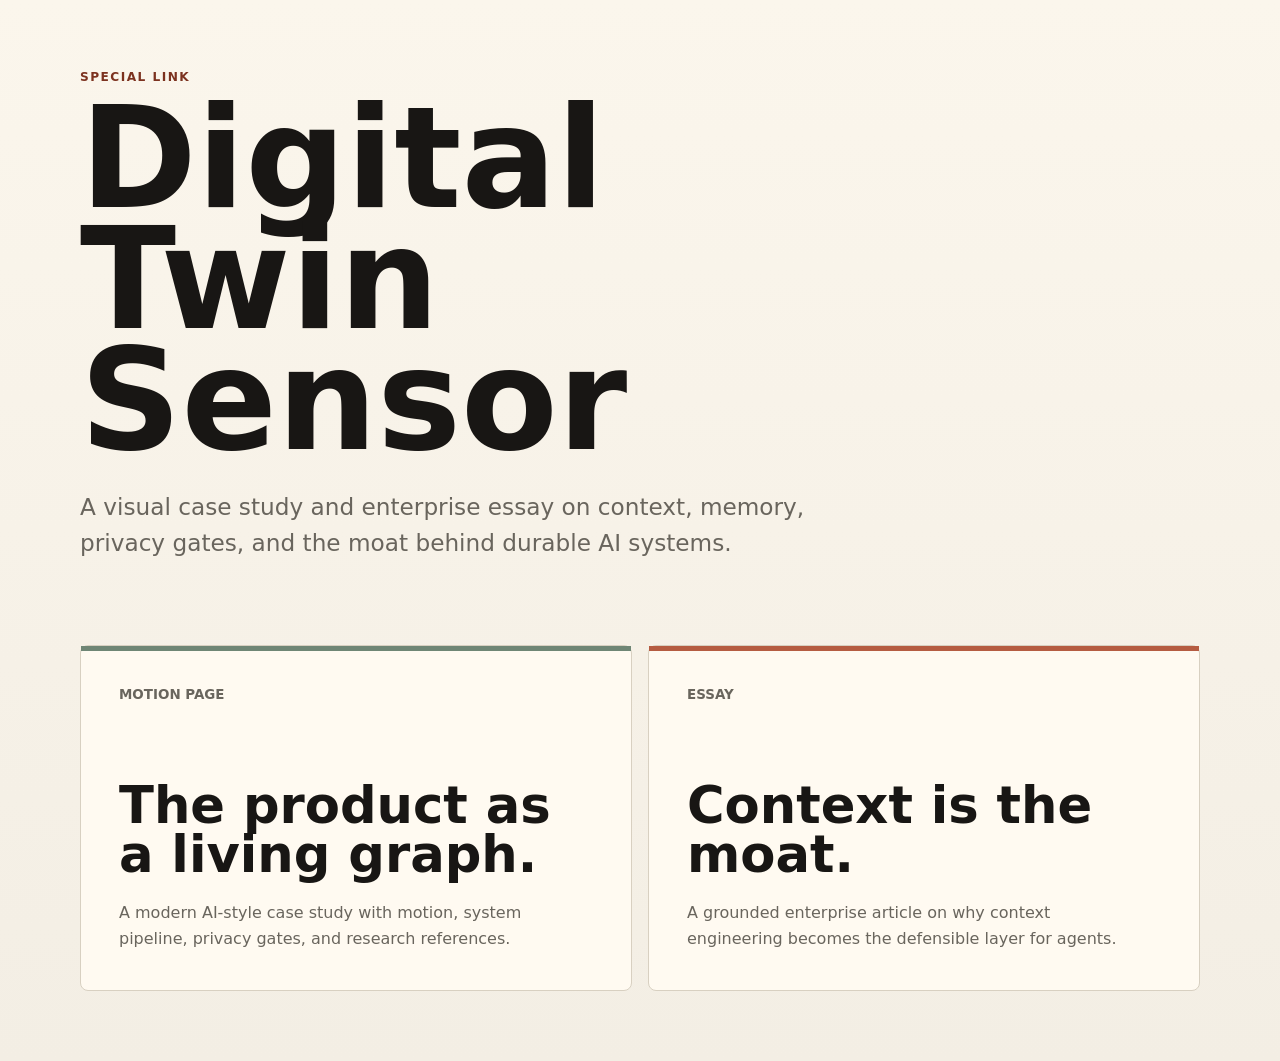
<file: showcase/index.html>
<!doctype html>
<html lang="en">
  <head>
    <meta charset="utf-8">
    <meta name="viewport" content="width=device-width, initial-scale=1">
    <meta name="description" content="Special showcase links for Digital Twin Sensor.">
    <title>Digital Twin Sensor | Showcase</title>
    <style>
      :root {
        --paper: #f3eee4;
        --cream: #fbf6ec;
        --surface: #fffaf1;
        --ink: #181614;
        --muted: #69655d;
        --line: #d8d0c1;
        --sage: #6f8675;
        --clay: #b55c41;
        --brass: #a37d3f;
        --radius: 8px;
      }
      * { box-sizing: border-box; }
      body {
        background: linear-gradient(180deg, var(--cream), var(--paper));
        color: var(--ink);
        font-family: Inter, ui-sans-serif, system-ui, -apple-system, BlinkMacSystemFont, "Segoe UI", sans-serif;
        letter-spacing: 0;
        margin: 0;
        min-height: 100svh;
        padding: clamp(28px, 6vw, 70px);
      }
      main {
        margin: 0 auto;
        max-width: 1120px;
      }
      .eyebrow {
        color: #7c321f;
        font-size: 0.76rem;
        font-weight: 850;
        letter-spacing: 0.12em;
        margin: 0 0 14px;
        text-transform: uppercase;
      }
      h1 {
        font-size: clamp(3.8rem, 11vw, 10rem);
        letter-spacing: 0;
        line-height: 0.86;
        margin: 0;
        max-width: 9ch;
      }
      .lede {
        color: var(--muted);
        font-size: clamp(1.12rem, 2vw, 1.45rem);
        line-height: 1.55;
        margin: 28px 0 0;
        max-width: 760px;
      }
      .grid {
        display: grid;
        gap: 16px;
        grid-template-columns: repeat(2, minmax(0, 1fr));
        margin-top: clamp(40px, 8vw, 84px);
      }
      a.card {
        background: var(--surface);
        border: 1px solid var(--line);
        border-radius: var(--radius);
        color: inherit;
        min-height: 320px;
        padding: clamp(24px, 4vw, 38px);
        position: relative;
        text-decoration: none;
      }
      .card::before {
        background: var(--sage);
        content: "";
        height: 5px;
        left: 0;
        position: absolute;
        right: 0;
        top: 0;
      }
      .card:nth-child(2)::before { background: var(--clay); }
      .card span {
        color: var(--muted);
        font-size: 0.84rem;
        font-weight: 820;
        text-transform: uppercase;
      }
      .card h2 {
        font-size: clamp(2rem, 4vw, 4rem);
        letter-spacing: 0;
        line-height: 0.95;
        margin: 78px 0 0;
      }
      .card p {
        color: var(--muted);
        font-size: 1rem;
        line-height: 1.6;
        margin: 22px 0 0;
        max-width: 440px;
      }
      @media (max-width: 760px) {
        .grid { grid-template-columns: 1fr; }
        a.card { min-height: 260px; }
      }
    </style>
  </head>
  <body>
    <main>
      <p class="eyebrow">Special link</p>
      <h1>Digital Twin Sensor</h1>
      <p class="lede">A visual case study and enterprise essay on context, memory, privacy gates, and the moat behind durable AI systems.</p>
      <section class="grid" aria-label="Showcase links">
        <a class="card" href="motion-page/">
          <span>Motion page</span>
          <h2>The product as a living graph.</h2>
          <p>A modern AI-style case study with motion, system pipeline, privacy gates, and research references.</p>
        </a>
        <a class="card" href="context-moat/">
          <span>Essay</span>
          <h2>Context is the moat.</h2>
          <p>A grounded enterprise article on why context engineering becomes the defensible layer for agents.</p>
        </a>
      </section>
    </main>
  </body>
</html>
</file>
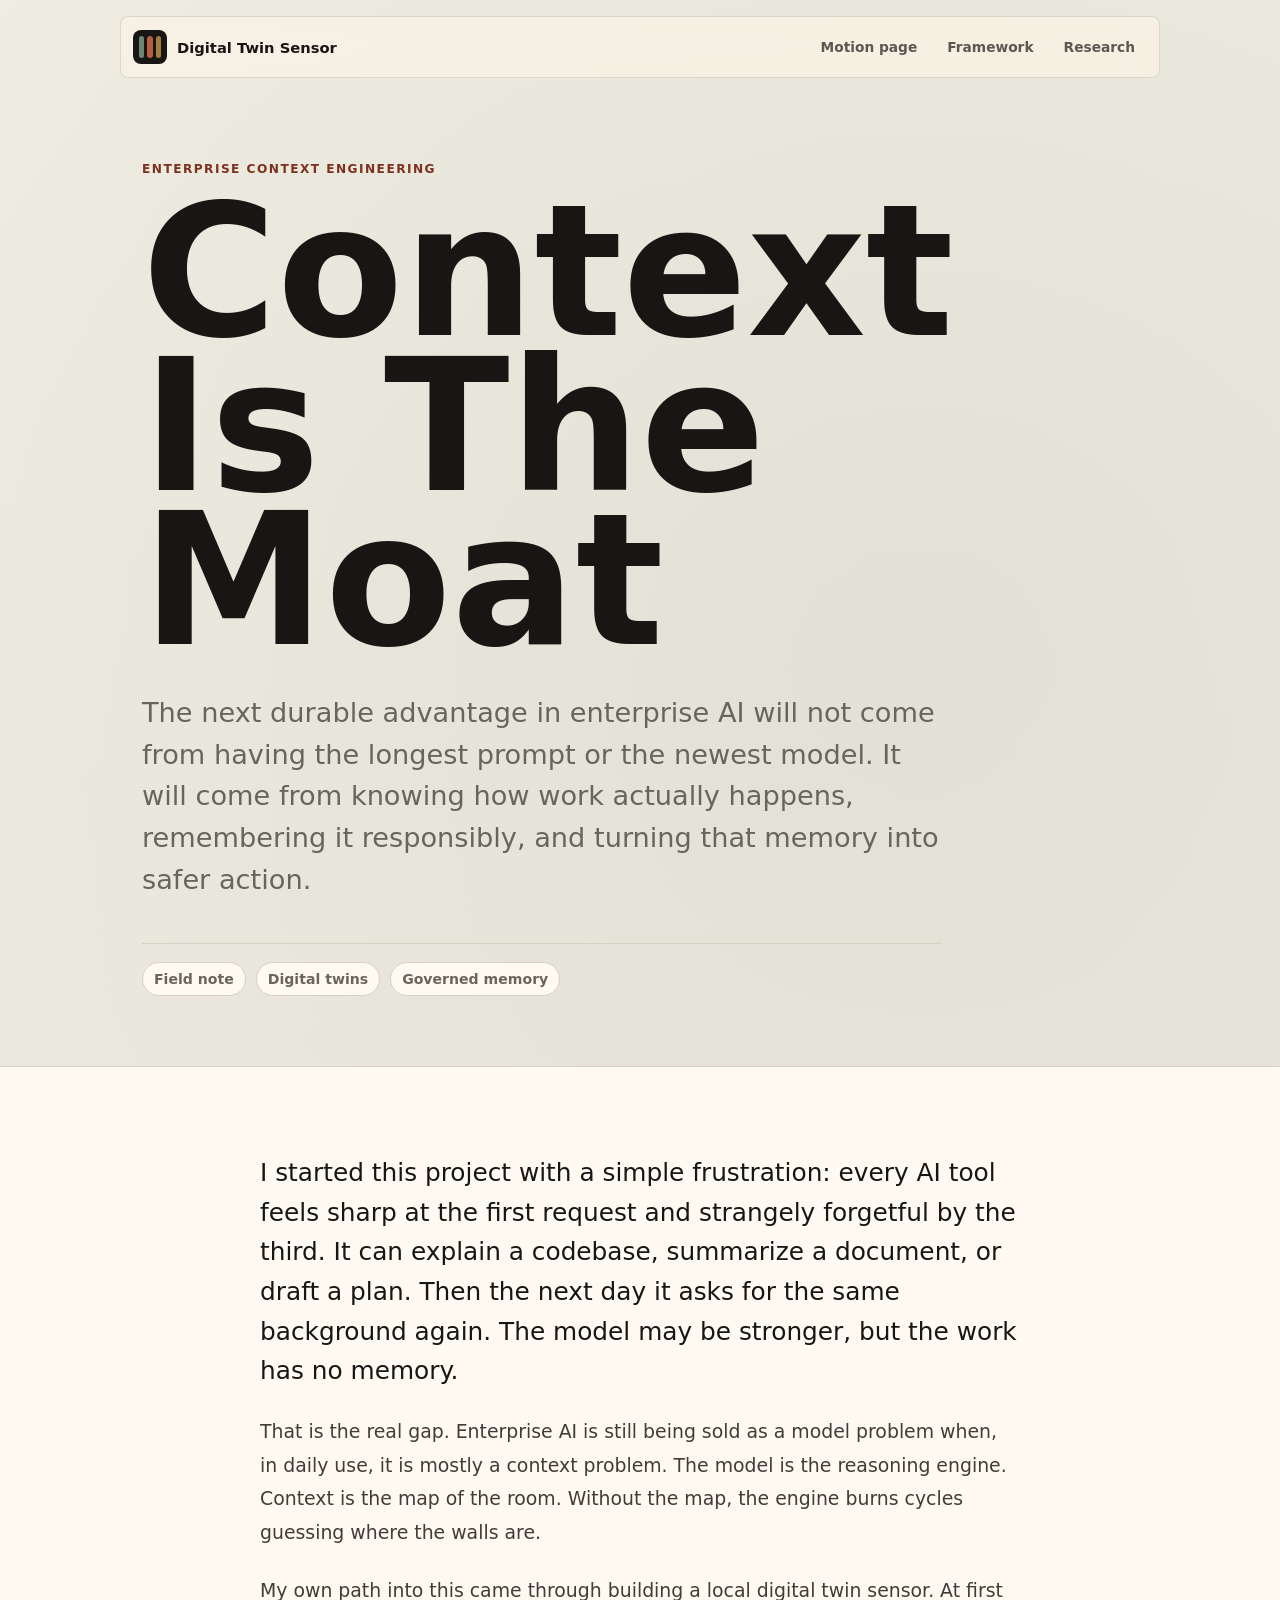
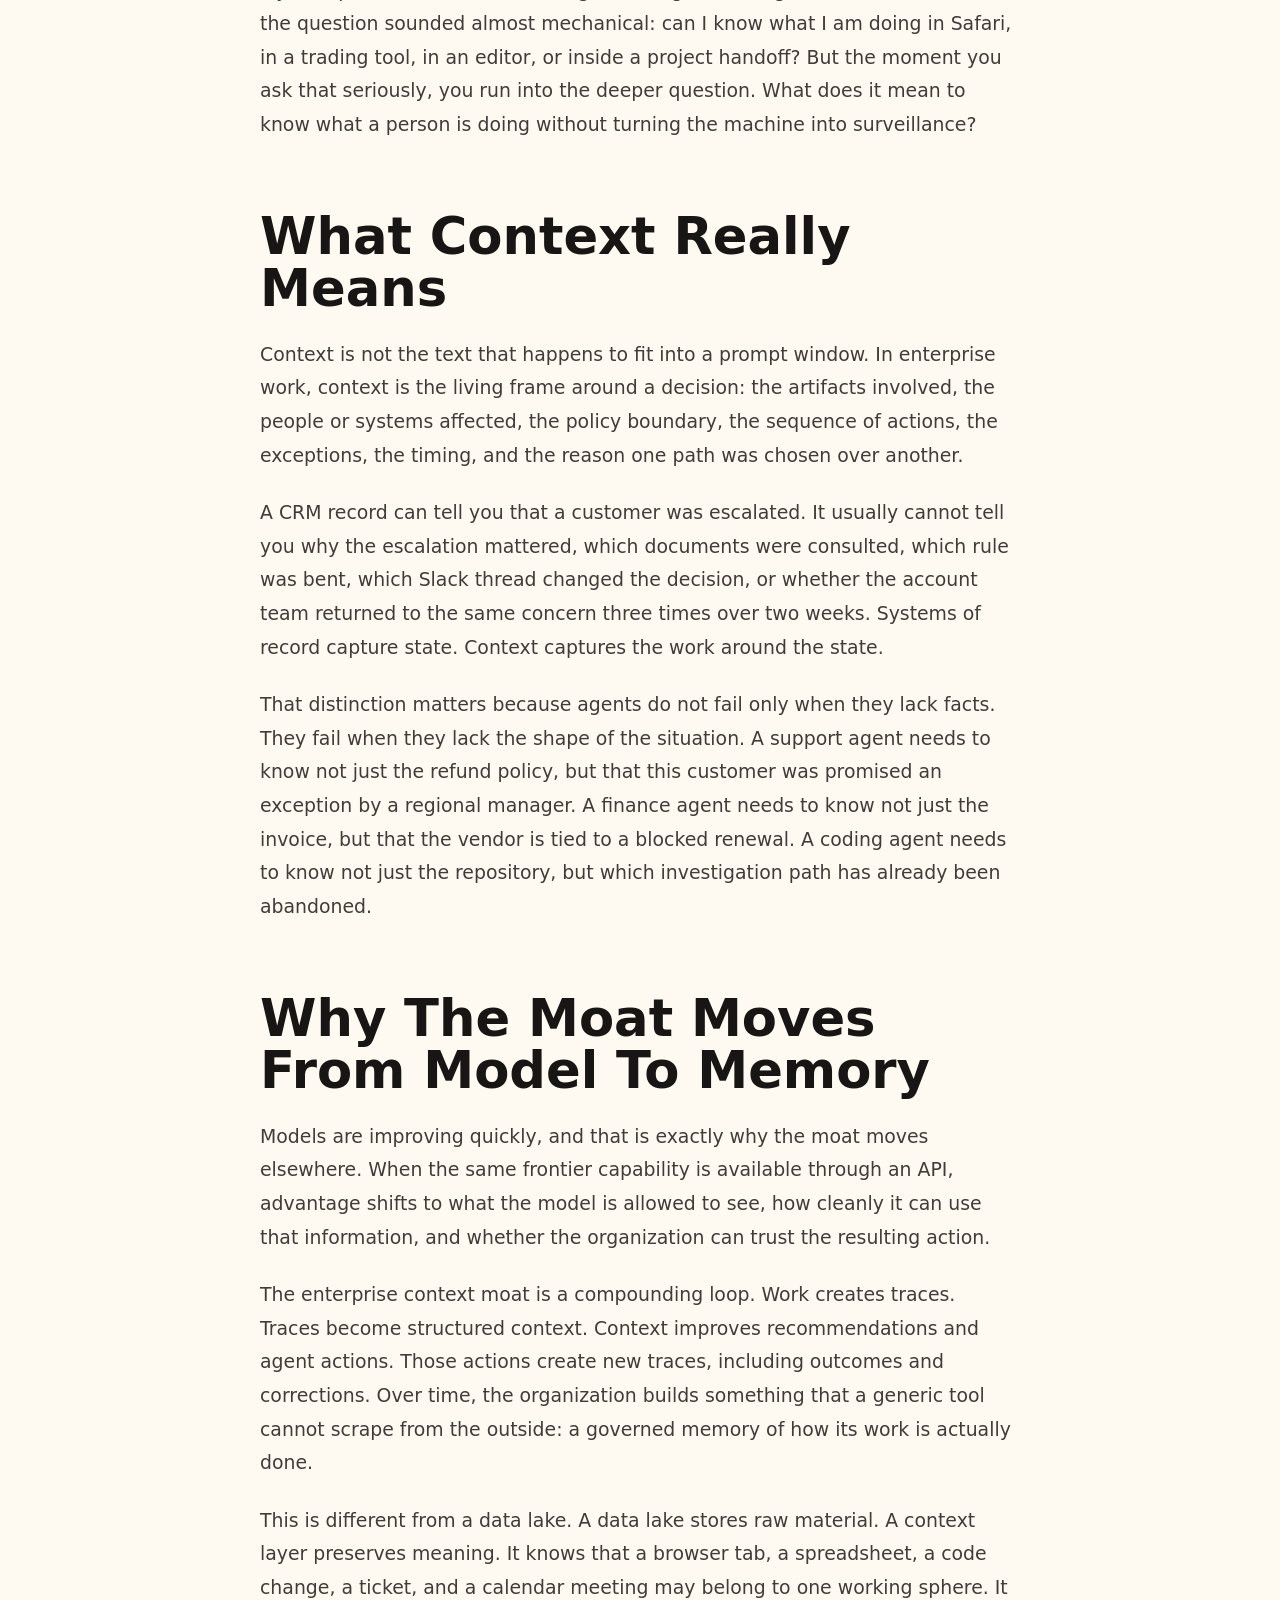
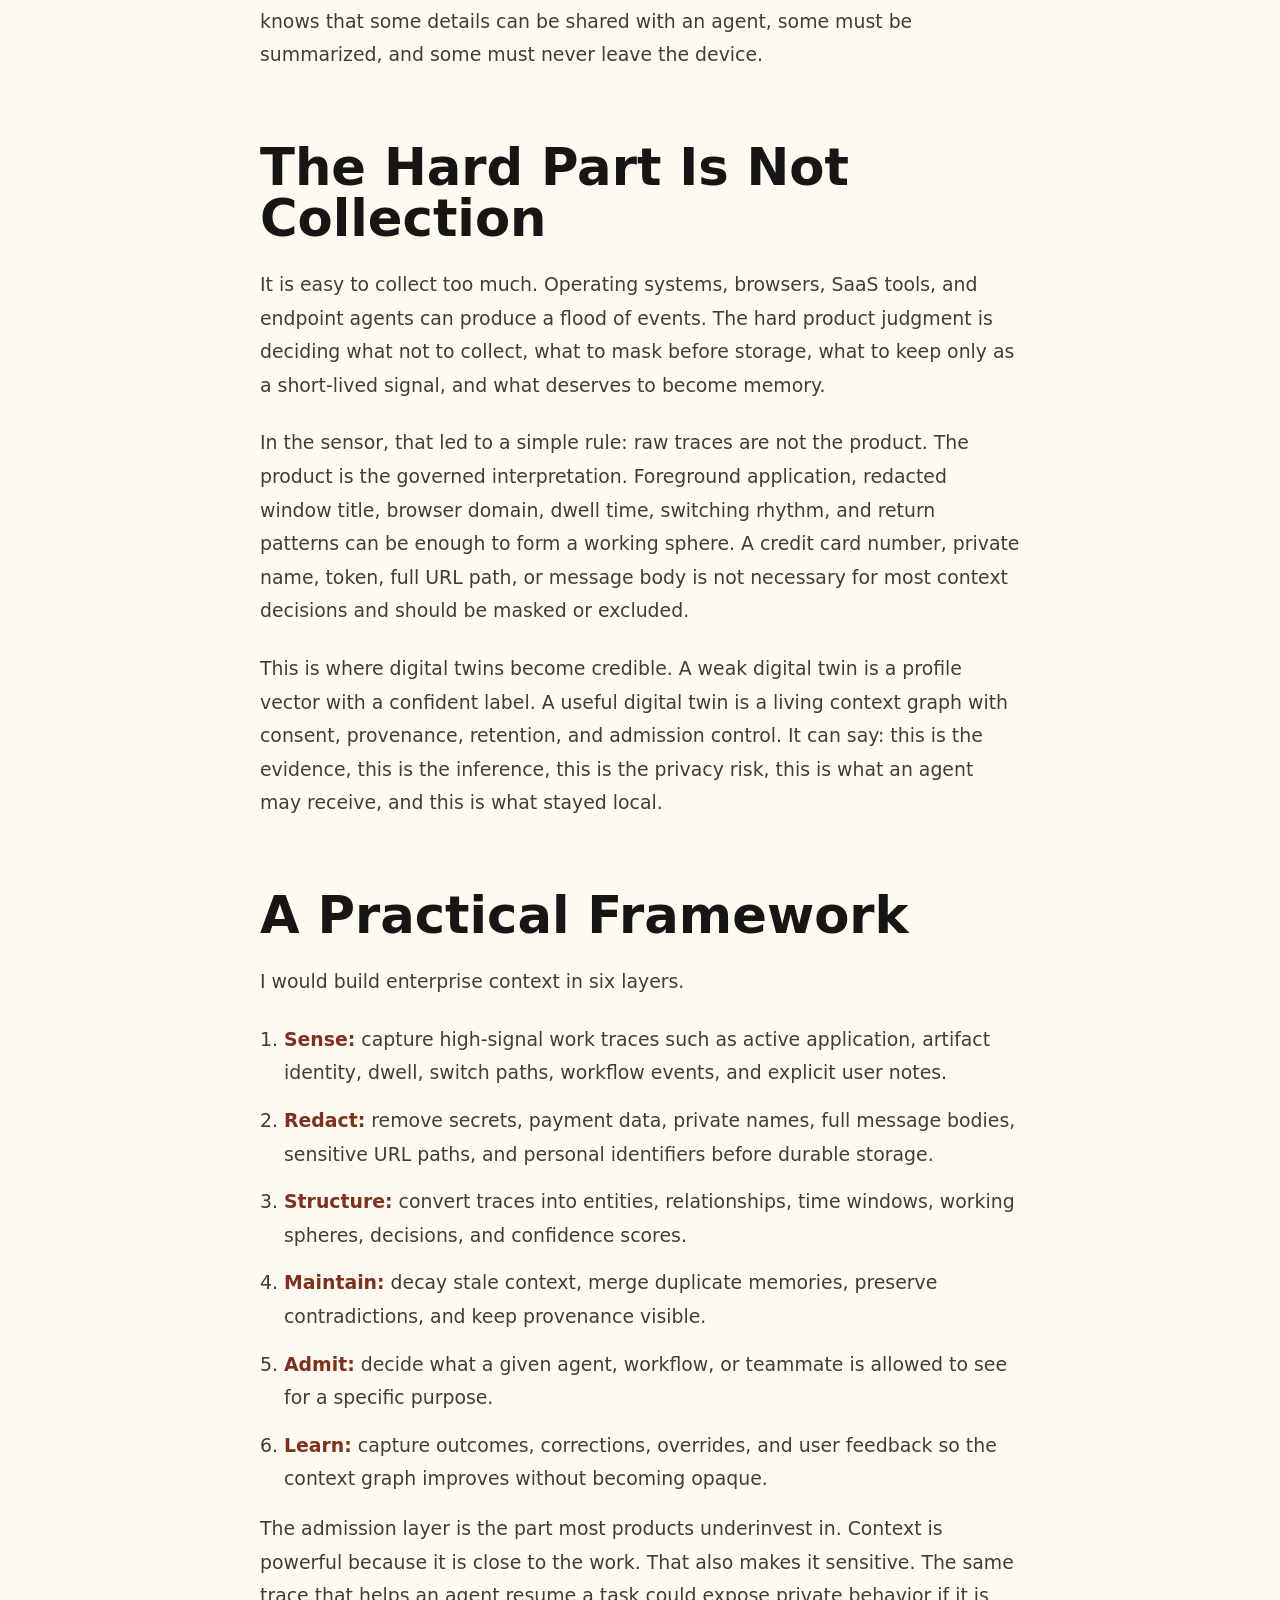
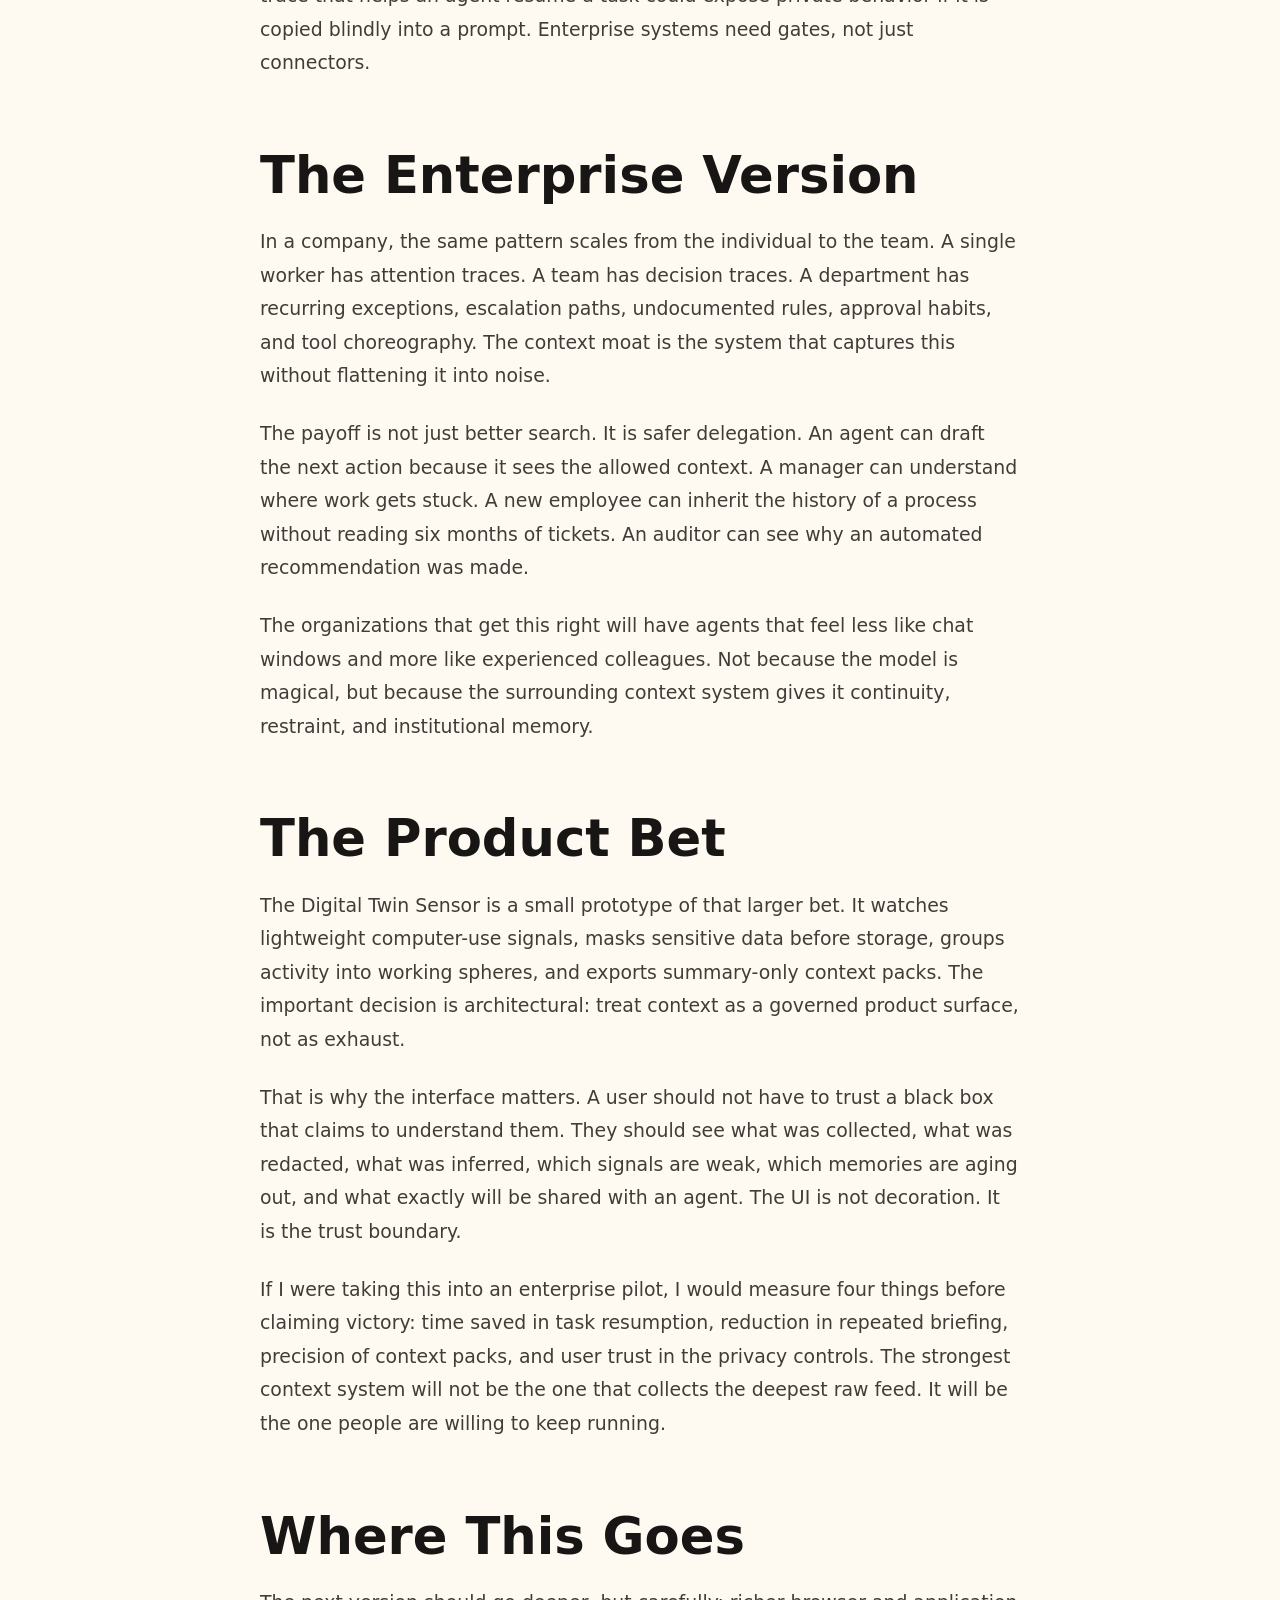
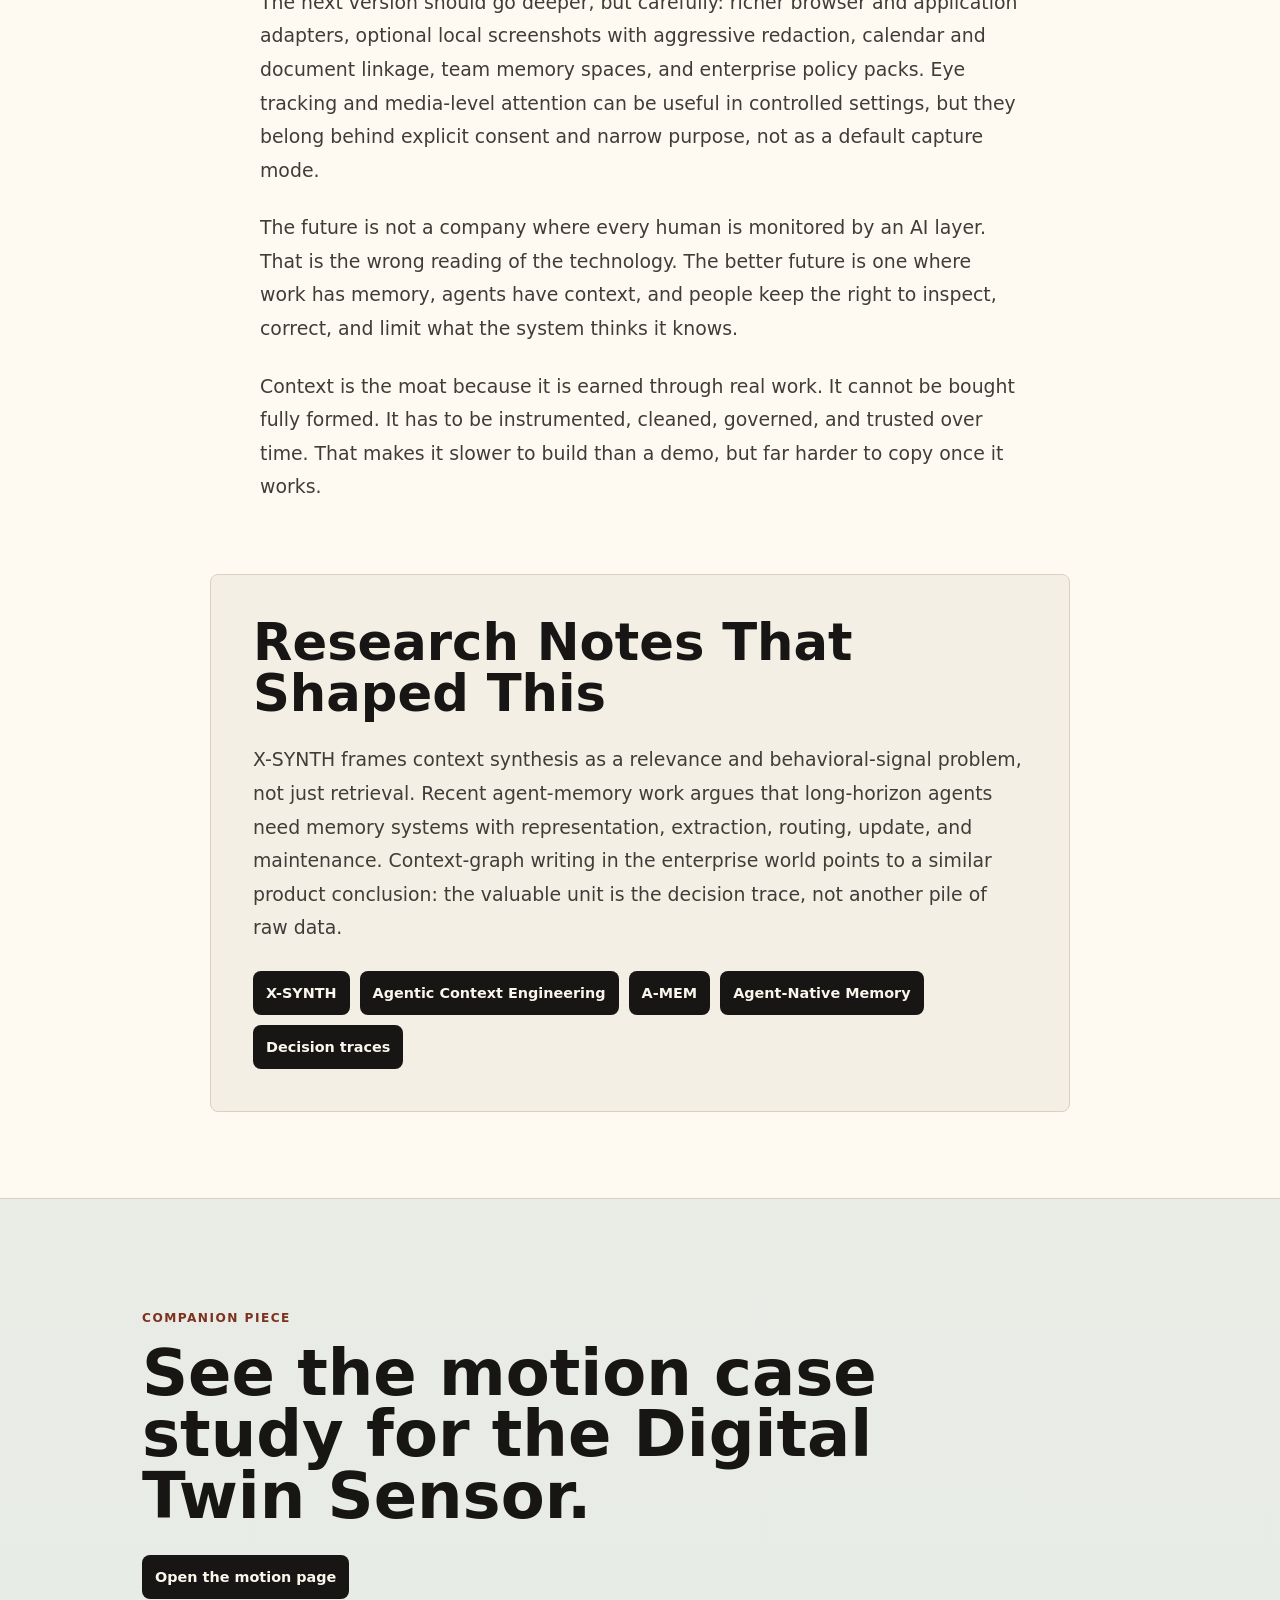
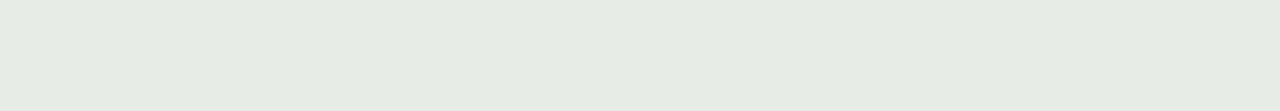
<file: showcase/context-moat/index.html>
<!doctype html>
<html lang="en">
  <head>
    <meta charset="utf-8">
    <meta name="viewport" content="width=device-width, initial-scale=1">
    <meta name="description" content="An enterprise essay on context engineering, digital twins, and why governed context becomes a durable AI moat.">
    <title>Context Is The Moat | Digital Twin Sensor</title>
    <link rel="stylesheet" href="styles.css">
  </head>
  <body>
    <a class="skip-link" href="#article">Skip to article</a>
    <header class="site-header">
      <a class="brand" href="../motion-page/">
        <span class="brand-mark" aria-hidden="true"><i></i><i></i><i></i></span>
        <span>Digital Twin Sensor</span>
      </a>
      <nav aria-label="Essay navigation">
        <a href="../motion-page/">Motion page</a>
        <a href="#framework">Framework</a>
        <a href="#notes">Research</a>
      </nav>
    </header>

    <main>
      <section class="essay-hero">
        <p class="eyebrow">Enterprise context engineering</p>
        <h1>Context Is The Moat</h1>
        <p class="dek">
          The next durable advantage in enterprise AI will not come from having the longest prompt
          or the newest model. It will come from knowing how work actually happens, remembering it
          responsibly, and turning that memory into safer action.
        </p>
        <div class="hero-meta" aria-label="Article metadata">
          <span>Field note</span>
          <span>Digital twins</span>
          <span>Governed memory</span>
        </div>
      </section>

      <article id="article" class="article">
        <p class="lead">
          I started this project with a simple frustration: every AI tool feels sharp at the first
          request and strangely forgetful by the third. It can explain a codebase, summarize a
          document, or draft a plan. Then the next day it asks for the same background again. The
          model may be stronger, but the work has no memory.
        </p>

        <p>
          That is the real gap. Enterprise AI is still being sold as a model problem when, in daily
          use, it is mostly a context problem. The model is the reasoning engine. Context is the
          map of the room. Without the map, the engine burns cycles guessing where the walls are.
        </p>

        <p>
          My own path into this came through building a local digital twin sensor. At first the
          question sounded almost mechanical: can I know what I am doing in Safari, in a trading
          tool, in an editor, or inside a project handoff? But the moment you ask that seriously,
          you run into the deeper question. What does it mean to know what a person is doing without
          turning the machine into surveillance?
        </p>

        <h2>What Context Really Means</h2>
        <p>
          Context is not the text that happens to fit into a prompt window. In enterprise work,
          context is the living frame around a decision: the artifacts involved, the people or
          systems affected, the policy boundary, the sequence of actions, the exceptions, the timing,
          and the reason one path was chosen over another.
        </p>

        <p>
          A CRM record can tell you that a customer was escalated. It usually cannot tell you why
          the escalation mattered, which documents were consulted, which rule was bent, which Slack
          thread changed the decision, or whether the account team returned to the same concern three
          times over two weeks. Systems of record capture state. Context captures the work around
          the state.
        </p>

        <p>
          That distinction matters because agents do not fail only when they lack facts. They fail
          when they lack the shape of the situation. A support agent needs to know not just the refund
          policy, but that this customer was promised an exception by a regional manager. A finance
          agent needs to know not just the invoice, but that the vendor is tied to a blocked renewal.
          A coding agent needs to know not just the repository, but which investigation path has
          already been abandoned.
        </p>

        <h2>Why The Moat Moves From Model To Memory</h2>
        <p>
          Models are improving quickly, and that is exactly why the moat moves elsewhere. When the
          same frontier capability is available through an API, advantage shifts to what the model
          is allowed to see, how cleanly it can use that information, and whether the organization
          can trust the resulting action.
        </p>

        <p>
          The enterprise context moat is a compounding loop. Work creates traces. Traces become
          structured context. Context improves recommendations and agent actions. Those actions
          create new traces, including outcomes and corrections. Over time, the organization builds
          something that a generic tool cannot scrape from the outside: a governed memory of how
          its work is actually done.
        </p>

        <p>
          This is different from a data lake. A data lake stores raw material. A context layer
          preserves meaning. It knows that a browser tab, a spreadsheet, a code change, a ticket,
          and a calendar meeting may belong to one working sphere. It knows that some details can
          be shared with an agent, some must be summarized, and some must never leave the device.
        </p>

        <h2>The Hard Part Is Not Collection</h2>
        <p>
          It is easy to collect too much. Operating systems, browsers, SaaS tools, and endpoint
          agents can produce a flood of events. The hard product judgment is deciding what not to
          collect, what to mask before storage, what to keep only as a short-lived signal, and what
          deserves to become memory.
        </p>

        <p>
          In the sensor, that led to a simple rule: raw traces are not the product. The product is
          the governed interpretation. Foreground application, redacted window title, browser domain,
          dwell time, switching rhythm, and return patterns can be enough to form a working sphere.
          A credit card number, private name, token, full URL path, or message body is not necessary
          for most context decisions and should be masked or excluded.
        </p>

        <p>
          This is where digital twins become credible. A weak digital twin is a profile vector with
          a confident label. A useful digital twin is a living context graph with consent, provenance,
          retention, and admission control. It can say: this is the evidence, this is the inference,
          this is the privacy risk, this is what an agent may receive, and this is what stayed local.
        </p>

        <h2 id="framework">A Practical Framework</h2>
        <p>
          I would build enterprise context in six layers.
        </p>

        <ol>
          <li><strong>Sense:</strong> capture high-signal work traces such as active application, artifact identity, dwell, switch paths, workflow events, and explicit user notes.</li>
          <li><strong>Redact:</strong> remove secrets, payment data, private names, full message bodies, sensitive URL paths, and personal identifiers before durable storage.</li>
          <li><strong>Structure:</strong> convert traces into entities, relationships, time windows, working spheres, decisions, and confidence scores.</li>
          <li><strong>Maintain:</strong> decay stale context, merge duplicate memories, preserve contradictions, and keep provenance visible.</li>
          <li><strong>Admit:</strong> decide what a given agent, workflow, or teammate is allowed to see for a specific purpose.</li>
          <li><strong>Learn:</strong> capture outcomes, corrections, overrides, and user feedback so the context graph improves without becoming opaque.</li>
        </ol>

        <p>
          The admission layer is the part most products underinvest in. Context is powerful because
          it is close to the work. That also makes it sensitive. The same trace that helps an agent
          resume a task could expose private behavior if it is copied blindly into a prompt. Enterprise
          systems need gates, not just connectors.
        </p>

        <h2>The Enterprise Version</h2>
        <p>
          In a company, the same pattern scales from the individual to the team. A single worker has
          attention traces. A team has decision traces. A department has recurring exceptions,
          escalation paths, undocumented rules, approval habits, and tool choreography. The context
          moat is the system that captures this without flattening it into noise.
        </p>

        <p>
          The payoff is not just better search. It is safer delegation. An agent can draft the next
          action because it sees the allowed context. A manager can understand where work gets stuck.
          A new employee can inherit the history of a process without reading six months of tickets.
          An auditor can see why an automated recommendation was made.
        </p>

        <p>
          The organizations that get this right will have agents that feel less like chat windows
          and more like experienced colleagues. Not because the model is magical, but because the
          surrounding context system gives it continuity, restraint, and institutional memory.
        </p>

        <h2>The Product Bet</h2>
        <p>
          The Digital Twin Sensor is a small prototype of that larger bet. It watches lightweight
          computer-use signals, masks sensitive data before storage, groups activity into working
          spheres, and exports summary-only context packs. The important decision is architectural:
          treat context as a governed product surface, not as exhaust.
        </p>

        <p>
          That is why the interface matters. A user should not have to trust a black box that claims
          to understand them. They should see what was collected, what was redacted, what was inferred,
          which signals are weak, which memories are aging out, and what exactly will be shared with
          an agent. The UI is not decoration. It is the trust boundary.
        </p>

        <p>
          If I were taking this into an enterprise pilot, I would measure four things before claiming
          victory: time saved in task resumption, reduction in repeated briefing, precision of context
          packs, and user trust in the privacy controls. The strongest context system will not be the
          one that collects the deepest raw feed. It will be the one people are willing to keep running.
        </p>

        <h2>Where This Goes</h2>
        <p>
          The next version should go deeper, but carefully: richer browser and application adapters,
          optional local screenshots with aggressive redaction, calendar and document linkage, team
          memory spaces, and enterprise policy packs. Eye tracking and media-level attention can be
          useful in controlled settings, but they belong behind explicit consent and narrow purpose,
          not as a default capture mode.
        </p>

        <p>
          The future is not a company where every human is monitored by an AI layer. That is the
          wrong reading of the technology. The better future is one where work has memory, agents
          have context, and people keep the right to inspect, correct, and limit what the system
          thinks it knows.
        </p>

        <p>
          Context is the moat because it is earned through real work. It cannot be bought fully formed.
          It has to be instrumented, cleaned, governed, and trusted over time. That makes it slower
          to build than a demo, but far harder to copy once it works.
        </p>

        <section id="notes" class="notes" aria-label="Research notes">
          <h2>Research Notes That Shaped This</h2>
          <p>
            X-SYNTH frames context synthesis as a relevance and behavioral-signal problem, not just
            retrieval. Recent agent-memory work argues that long-horizon agents need memory systems
            with representation, extraction, routing, update, and maintenance. Context-graph writing
            in the enterprise world points to a similar product conclusion: the valuable unit is the
            decision trace, not another pile of raw data.
          </p>
          <div class="paper-links">
            <a href="https://arxiv.org/abs/2605.15505" target="_blank" rel="noreferrer">X-SYNTH</a>
            <a href="https://arxiv.org/abs/2510.04618" target="_blank" rel="noreferrer">Agentic Context Engineering</a>
            <a href="https://arxiv.org/abs/2502.12110" target="_blank" rel="noreferrer">A-MEM</a>
            <a href="https://arxiv.org/html/2606.24775v1" target="_blank" rel="noreferrer">Agent-Native Memory</a>
            <a href="https://arize.com/blog/using-context-graphs-build-a-data-moat-like-googles-using-your-enterprise-data/" target="_blank" rel="noreferrer">Decision traces</a>
          </div>
        </section>
      </article>

      <section class="case-link" aria-label="Motion page link">
        <p class="eyebrow">Companion piece</p>
        <h2>See the motion case study for the Digital Twin Sensor.</h2>
        <a class="button" href="../motion-page/">Open the motion page</a>
      </section>
    </main>
  </body>
</html>
</file>
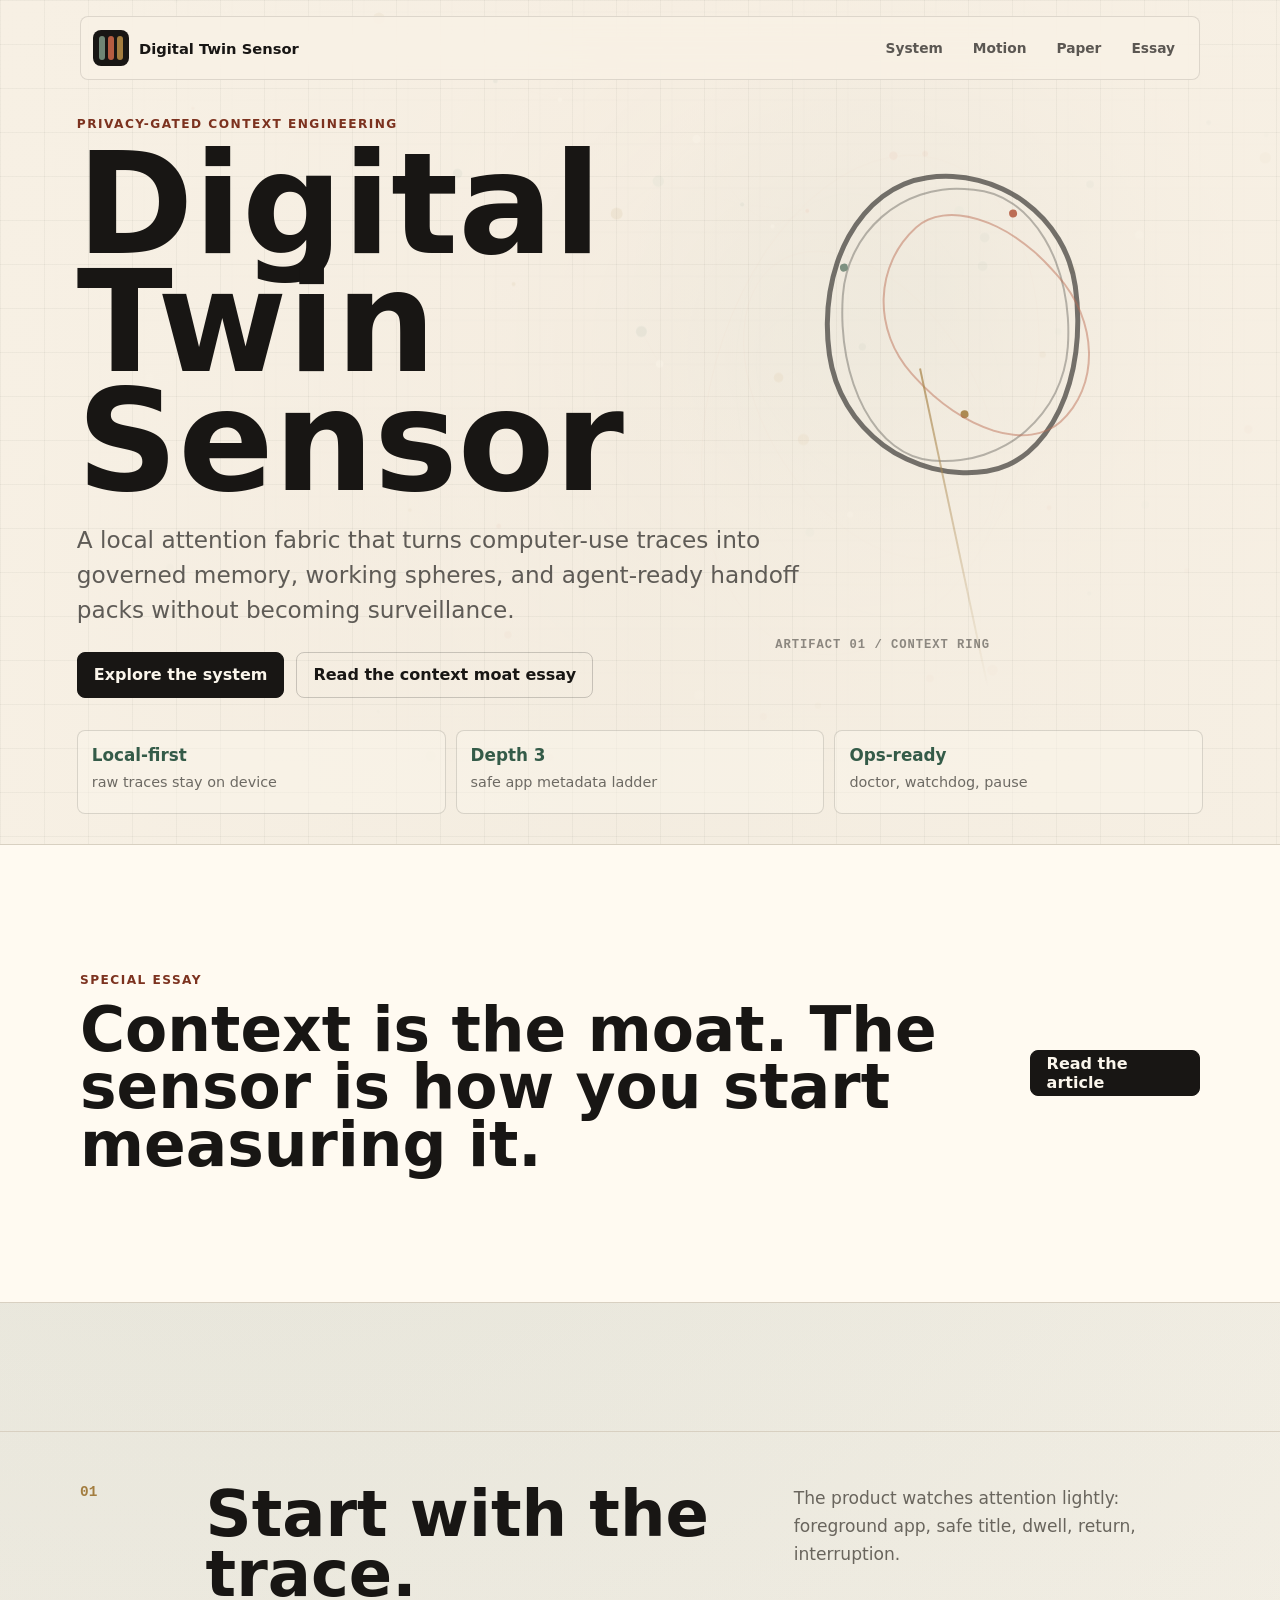
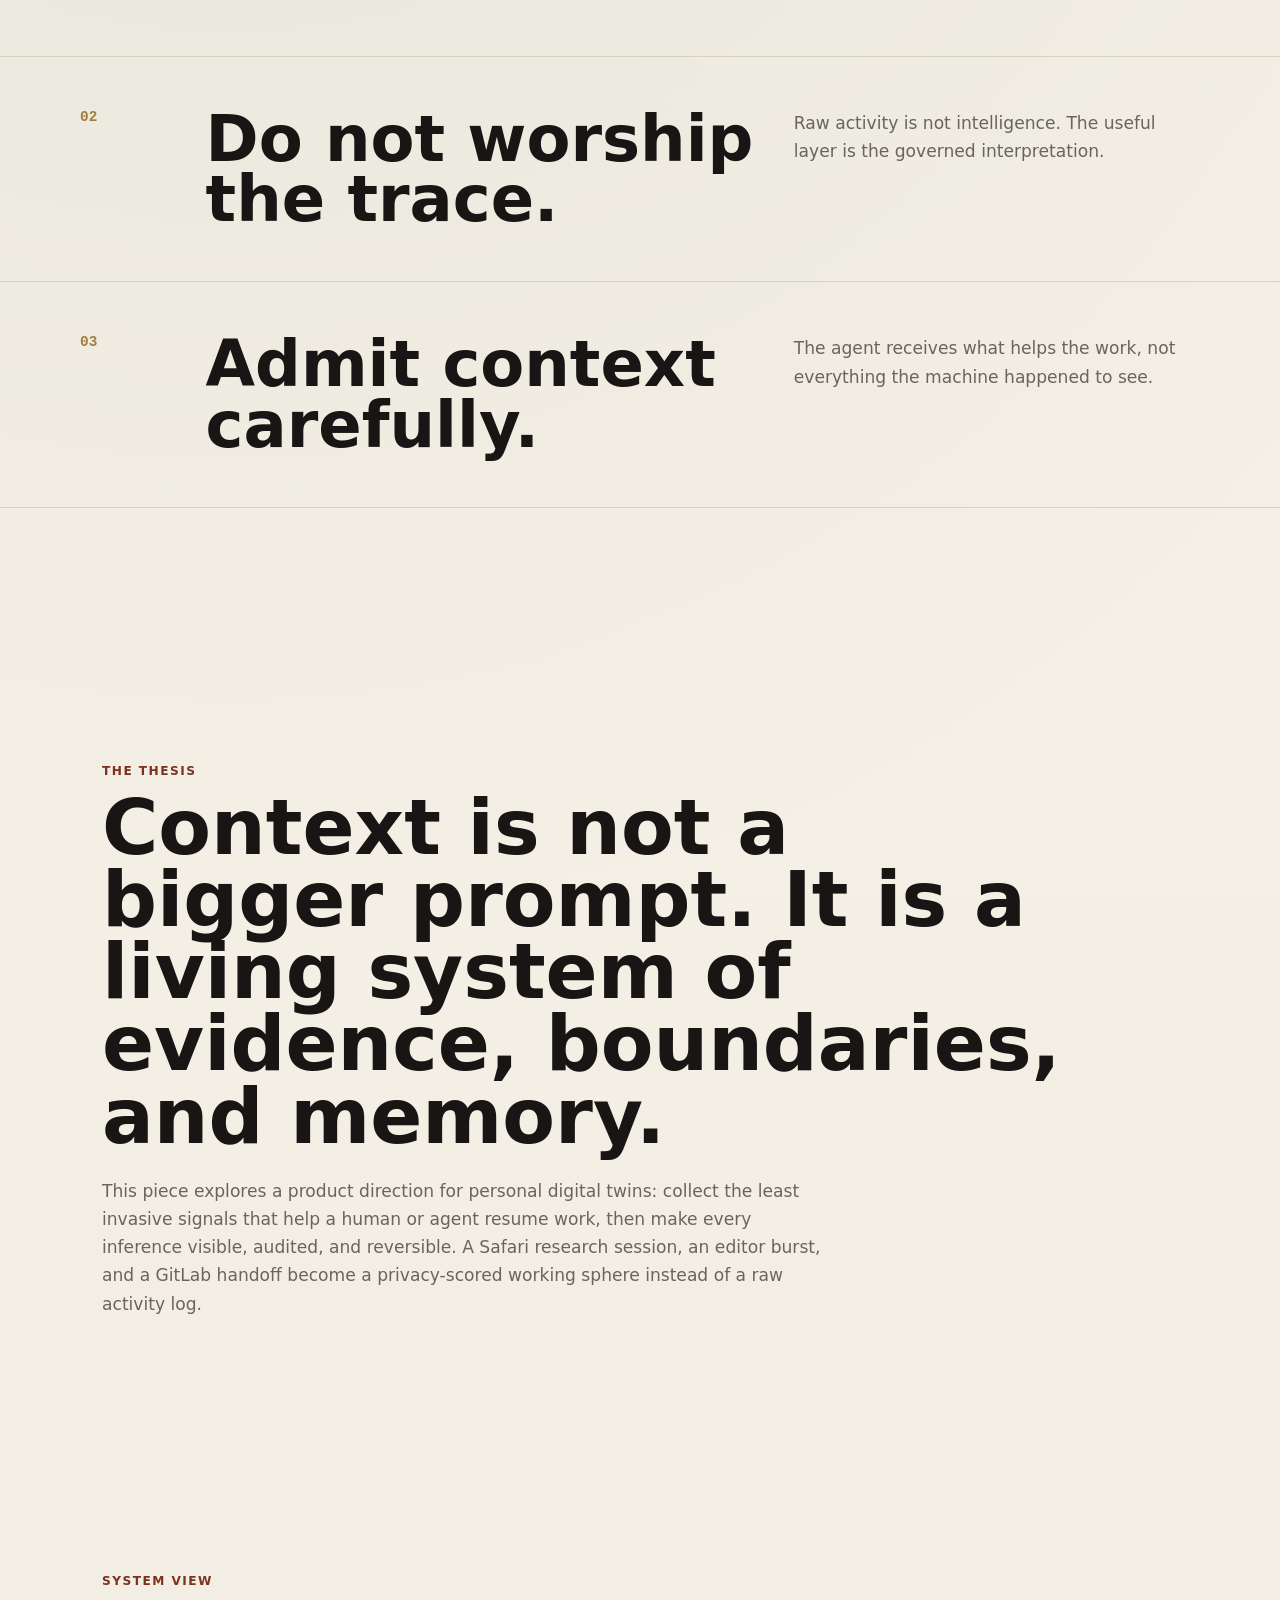
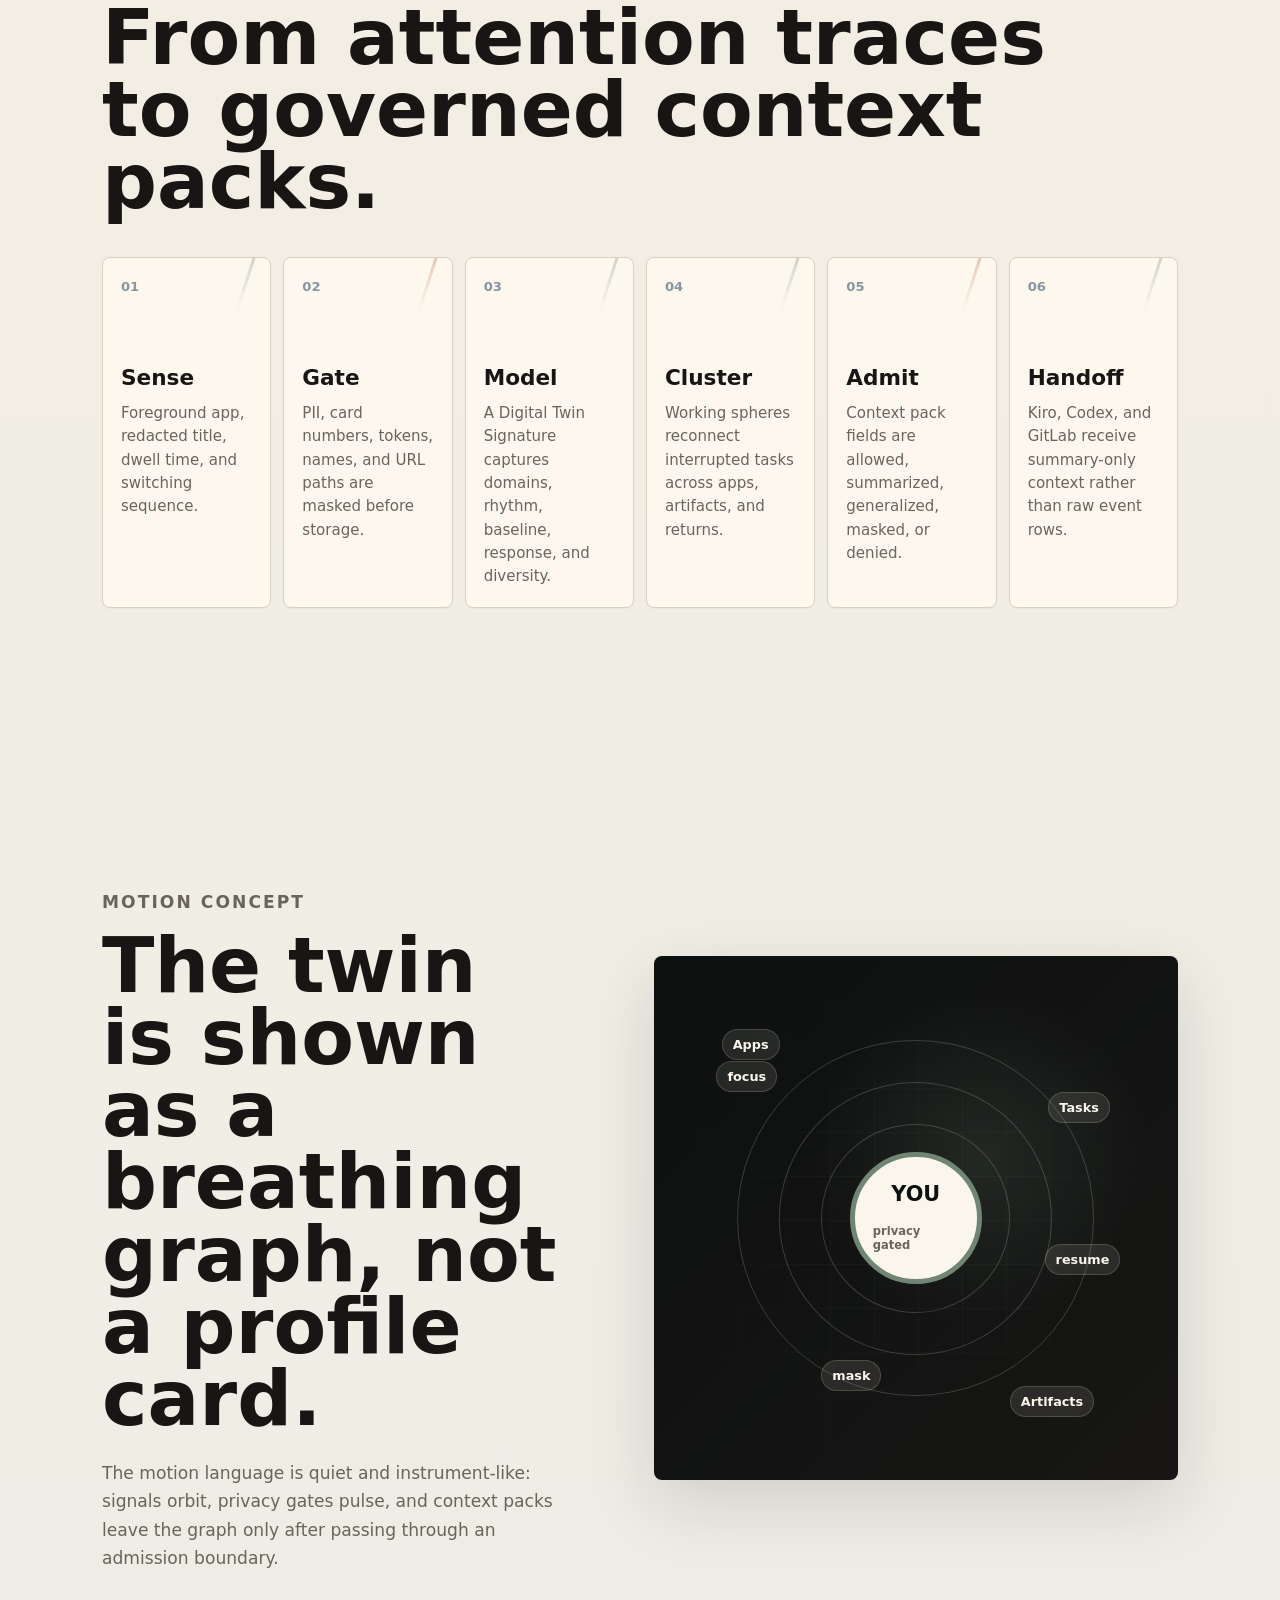
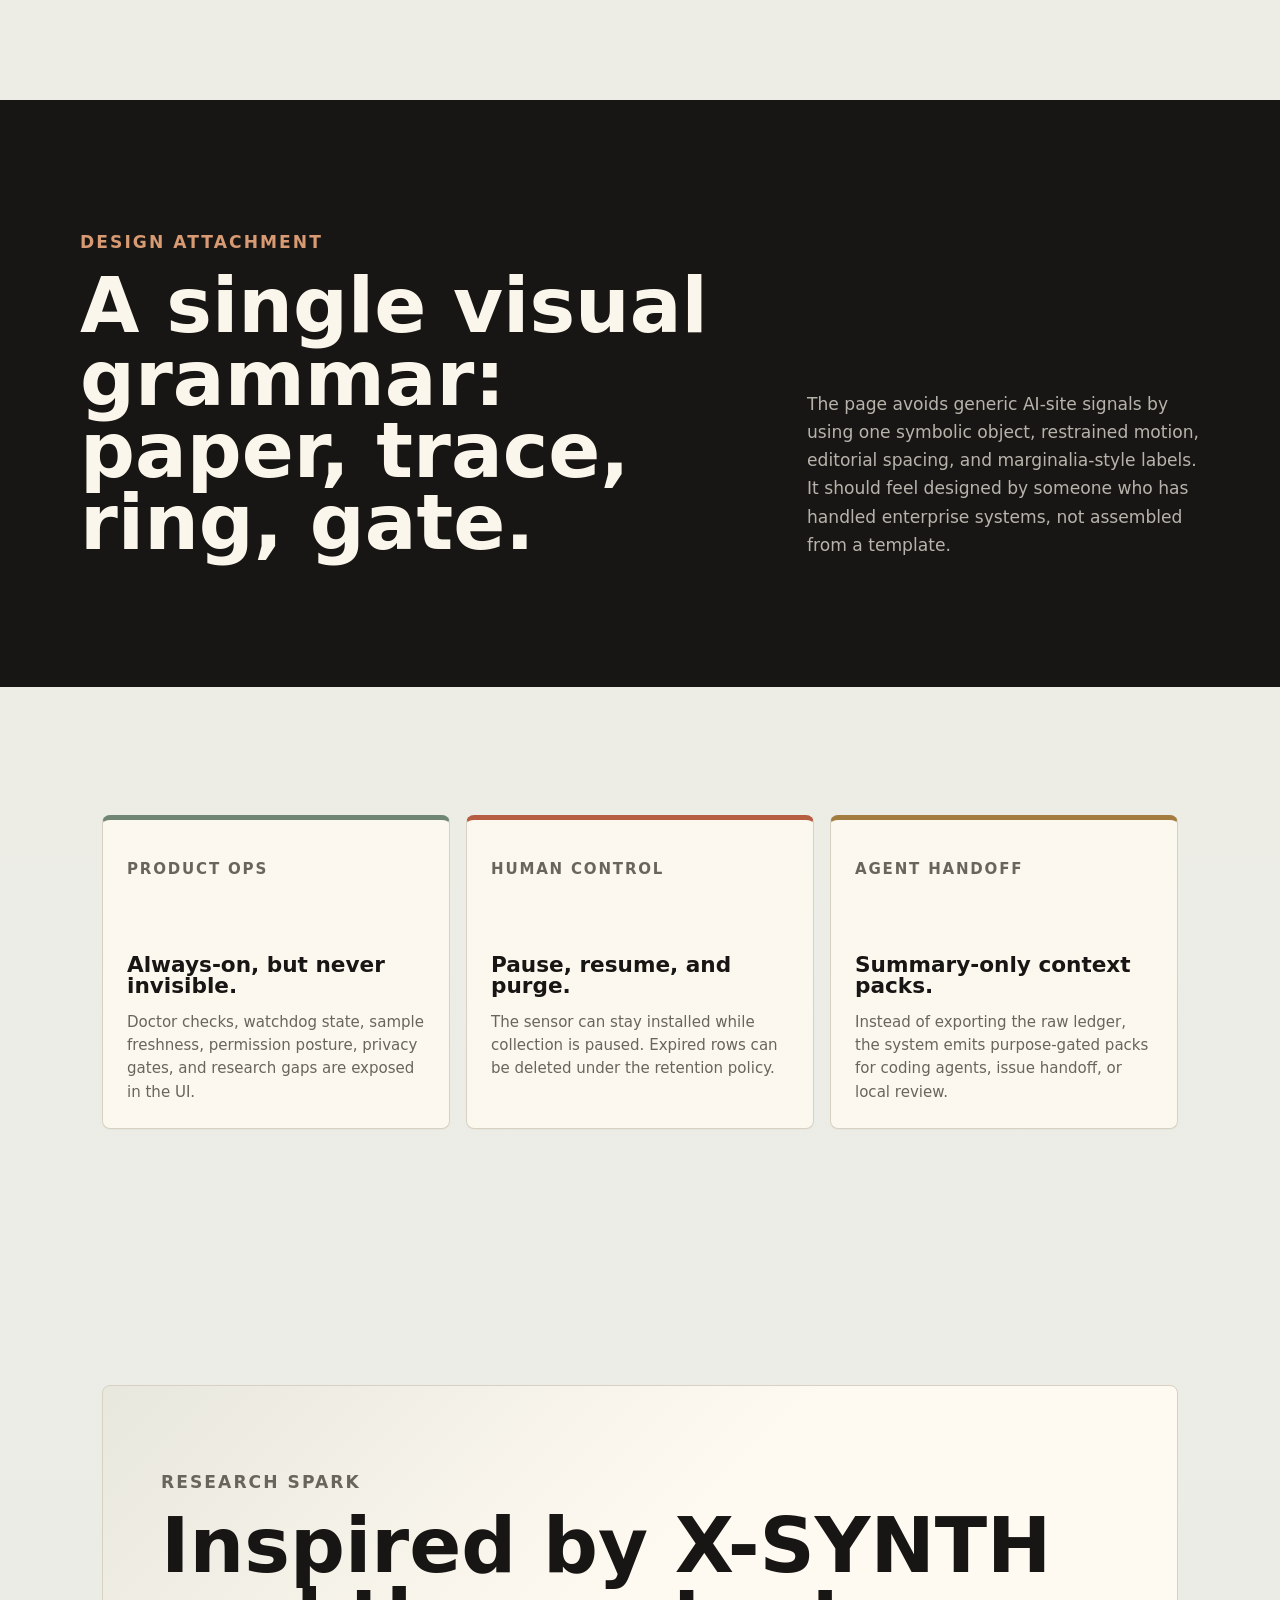
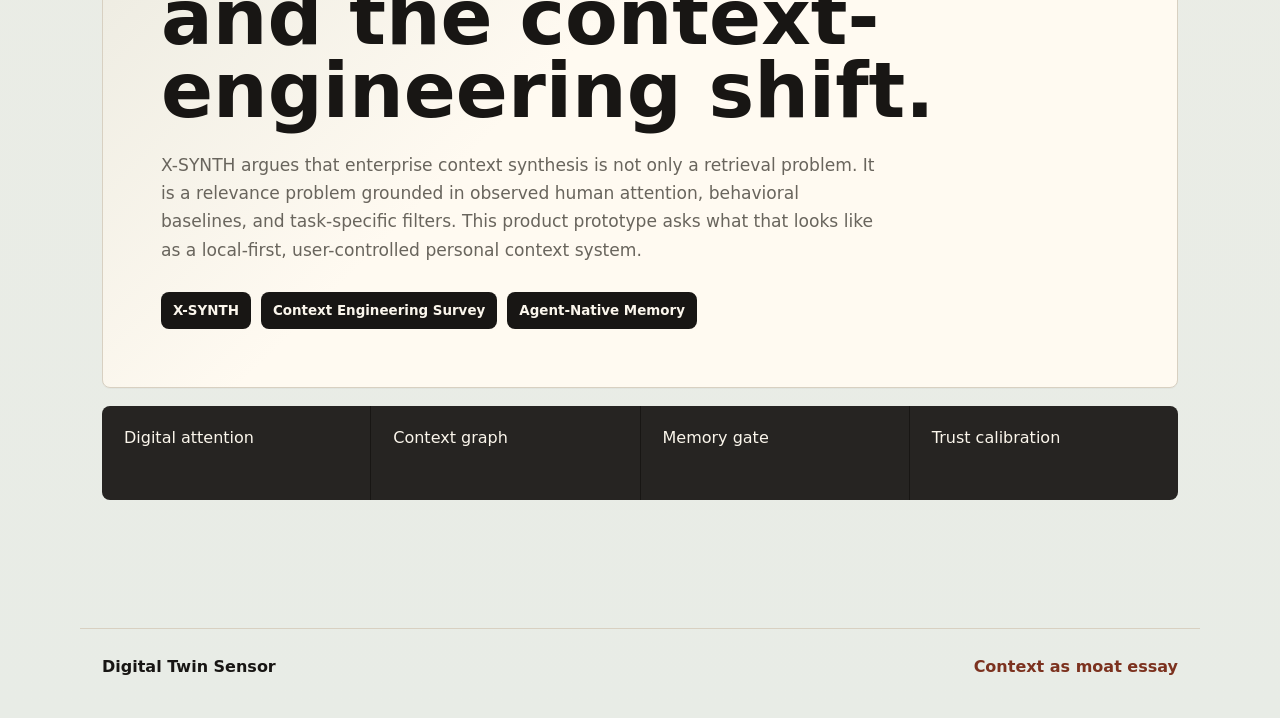
<file: showcase/motion-page/index.html>
<!doctype html>
<html lang="en">
  <head>
    <meta charset="utf-8">
    <meta name="viewport" content="width=device-width, initial-scale=1">
    <meta name="description" content="A motion case-study page for Digital Twin Sensor, a privacy-gated context fabric inspired by X-SYNTH and agent-memory research.">
    <title>Digital Twin Sensor | Context Fabric Case Study</title>
    <link rel="stylesheet" href="styles.css">
  </head>
  <body>
    <a class="skip-link" href="#story">Skip to story</a>

    <header class="site-header" aria-label="Showcase navigation">
      <a class="brand" href="#top" aria-label="Digital Twin Sensor">
        <span class="brand-glyph" aria-hidden="true"><i></i><i></i><i></i></span>
        <span>Digital Twin Sensor</span>
      </a>
      <nav aria-label="Page sections">
        <a href="#system" data-short="Sys">System</a>
        <a href="#motion" data-short="Mot">Motion</a>
        <a href="#paper" data-short="Paper">Paper</a>
        <a href="../context-moat/" data-short="Essay">Essay</a>
      </nav>
    </header>

    <main id="top">
      <section class="hero" aria-labelledby="hero-title">
        <canvas id="contextCanvas" aria-hidden="true"></canvas>
        <div class="hero-shade" aria-hidden="true"></div>
        <div class="field-artifact" aria-hidden="true">
          <div class="artifact-ring">
            <i class="orbit-dot dot-a"></i>
            <i class="orbit-dot dot-b"></i>
            <i class="orbit-dot dot-c"></i>
          </div>
          <span class="artifact-line"></span>
          <span class="artifact-caption">Artifact 01 / context ring</span>
        </div>
        <div class="hero-copy">
          <p class="eyebrow">Privacy-gated context engineering</p>
          <h1 id="hero-title">Digital Twin Sensor</h1>
          <p class="hero-lede">
            A local attention fabric that turns computer-use traces into governed memory,
            working spheres, and agent-ready handoff packs without becoming surveillance.
          </p>
          <div class="hero-actions">
            <a class="button primary" href="#system">Explore the system</a>
            <a class="button" href="../context-moat/">Read the context moat essay</a>
          </div>
        </div>
        <div class="hero-metrics" aria-label="Product highlights">
          <div><strong>Local-first</strong><span>raw traces stay on device</span></div>
          <div><strong>Depth 3</strong><span>safe app metadata ladder</span></div>
          <div><strong>Ops-ready</strong><span>doctor, watchdog, pause</span></div>
        </div>
      </section>

      <section class="essay-link reveal" aria-label="Related essay">
        <div>
          <p class="kicker">Special essay</p>
          <h2>Context is the moat. The sensor is how you start measuring it.</h2>
        </div>
        <a class="button primary dark" href="../context-moat/">Read the article</a>
      </section>

      <section class="field-notes" aria-label="Design field notes">
        <article class="note-row reveal">
          <span>01</span>
          <h2>Start with the trace.</h2>
          <p>The product watches attention lightly: foreground app, safe title, dwell, return, interruption.</p>
        </article>
        <article class="note-row reveal">
          <span>02</span>
          <h2>Do not worship the trace.</h2>
          <p>Raw activity is not intelligence. The useful layer is the governed interpretation.</p>
        </article>
        <article class="note-row reveal">
          <span>03</span>
          <h2>Admit context carefully.</h2>
          <p>The agent receives what helps the work, not everything the machine happened to see.</p>
        </article>
      </section>

      <section id="story" class="intro reveal">
        <p class="kicker">The thesis</p>
        <h2>Context is not a bigger prompt. It is a living system of evidence, boundaries, and memory.</h2>
        <p>
          This piece explores a product direction for personal digital twins: collect the least invasive
          signals that help a human or agent resume work, then make every inference visible, audited, and reversible.
          A Safari research session, an editor burst, and a GitLab handoff become a privacy-scored working sphere
          instead of a raw activity log.
        </p>
      </section>

      <section id="system" class="system-section">
        <div class="section-head reveal">
          <p class="kicker">System view</p>
          <h2>From attention traces to governed context packs.</h2>
        </div>
        <div class="pipeline" aria-label="Digital Twin Sensor pipeline">
          <article class="pipe-card reveal" style="--delay: 0ms">
            <span>01</span>
            <h3>Sense</h3>
            <p>Foreground app, redacted title, dwell time, and switching sequence.</p>
          </article>
          <article class="pipe-card gate reveal" style="--delay: 70ms">
            <span>02</span>
            <h3>Gate</h3>
            <p>PII, card numbers, tokens, names, and URL paths are masked before storage.</p>
          </article>
          <article class="pipe-card reveal" style="--delay: 140ms">
            <span>03</span>
            <h3>Model</h3>
            <p>A Digital Twin Signature captures domains, rhythm, baseline, response, and diversity.</p>
          </article>
          <article class="pipe-card reveal" style="--delay: 210ms">
            <span>04</span>
            <h3>Cluster</h3>
            <p>Working spheres reconnect interrupted tasks across apps, artifacts, and returns.</p>
          </article>
          <article class="pipe-card gate reveal" style="--delay: 280ms">
            <span>05</span>
            <h3>Admit</h3>
            <p>Context pack fields are allowed, summarized, generalized, masked, or denied.</p>
          </article>
          <article class="pipe-card reveal" style="--delay: 350ms">
            <span>06</span>
            <h3>Handoff</h3>
            <p>Kiro, Codex, and GitLab receive summary-only context rather than raw event rows.</p>
          </article>
        </div>
      </section>

      <section id="motion" class="motion-panel">
        <div class="motion-copy reveal">
          <p class="kicker">Motion concept</p>
          <h2>The twin is shown as a breathing graph, not a profile card.</h2>
          <p>
            The motion language is quiet and instrument-like: signals orbit, privacy gates pulse,
            and context packs leave the graph only after passing through an admission boundary.
          </p>
        </div>
        <div class="twin-stage reveal" aria-label="Animated digital twin model">
          <div class="orbit orbit-a" aria-hidden="true"></div>
          <div class="orbit orbit-b" aria-hidden="true"></div>
          <div class="orbit orbit-c" aria-hidden="true"></div>
          <div class="stage-label apps">Apps</div>
          <div class="stage-label tasks">Tasks</div>
          <div class="stage-label artifacts">Artifacts</div>
          <div class="twin-core">
            <strong>YOU</strong>
            <em>privacy gated</em>
          </div>
          <div class="signal-pill one">focus</div>
          <div class="signal-pill two">resume</div>
          <div class="signal-pill three">mask</div>
        </div>
      </section>

      <section class="design-attachment reveal" aria-label="Design attachment">
        <p class="kicker">Design attachment</p>
        <div class="attachment-grid">
          <h2>A single visual grammar: paper, trace, ring, gate.</h2>
          <p>
            The page avoids generic AI-site signals by using one symbolic object, restrained motion,
            editorial spacing, and marginalia-style labels. It should feel designed by someone who
            has handled enterprise systems, not assembled from a template.
          </p>
        </div>
      </section>

      <section class="product-grid">
        <article class="feature-card reveal">
          <p class="kicker">Product Ops</p>
          <h3>Always-on, but never invisible.</h3>
          <p>Doctor checks, watchdog state, sample freshness, permission posture, privacy gates, and research gaps are exposed in the UI.</p>
        </article>
        <article class="feature-card reveal">
          <p class="kicker">Human Control</p>
          <h3>Pause, resume, and purge.</h3>
          <p>The sensor can stay installed while collection is paused. Expired rows can be deleted under the retention policy.</p>
        </article>
        <article class="feature-card reveal">
          <p class="kicker">Agent Handoff</p>
          <h3>Summary-only context packs.</h3>
          <p>Instead of exporting the raw ledger, the system emits purpose-gated packs for coding agents, issue handoff, or local review.</p>
        </article>
      </section>

      <section id="paper" class="research-section">
        <div class="paper-card reveal">
          <p class="kicker">Research spark</p>
          <h2>Inspired by X-SYNTH and the context-engineering shift.</h2>
          <p>
            X-SYNTH argues that enterprise context synthesis is not only a retrieval problem.
            It is a relevance problem grounded in observed human attention, behavioral baselines,
            and task-specific filters. This product prototype asks what that looks like as a
            local-first, user-controlled personal context system.
          </p>
          <div class="paper-links">
            <a href="https://arxiv.org/abs/2605.15505" target="_blank" rel="noreferrer">X-SYNTH</a>
            <a href="https://arxiv.org/abs/2507.13334" target="_blank" rel="noreferrer">Context Engineering Survey</a>
            <a href="https://arxiv.org/html/2606.24775v1" target="_blank" rel="noreferrer">Agent-Native Memory</a>
          </div>
        </div>
        <div class="quote-strip reveal" aria-label="Research position">
          <span>Digital attention</span>
          <span>Context graph</span>
          <span>Memory gate</span>
          <span>Trust calibration</span>
        </div>
      </section>
    </main>

    <footer>
      <span>Digital Twin Sensor</span>
      <a href="../context-moat/">Context as moat essay</a>
    </footer>

    <script src="motion.js"></script>
  </body>
</html>
</file>
<file: showcase/context-moat/styles.css>
:root {
  --paper: #f3eee4;
  --cream: #fbf6ec;
  --surface: #fffaf1;
  --ink: #181614;
  --muted: #69655d;
  --line: #d8d0c1;
  --sage: #6f8675;
  --clay: #b55c41;
  --clay-dark: #7c321f;
  --brass: #a37d3f;
  --shadow: 0 22px 70px rgba(24, 22, 20, 0.12);
  --radius: 8px;
}

* {
  box-sizing: border-box;
}

html {
  scroll-behavior: smooth;
}

body {
  background:
    radial-gradient(circle at 72% 8%, rgba(111, 134, 117, 0.18), transparent 28%),
    linear-gradient(180deg, var(--cream), var(--paper) 42%, #e8ece6 100%);
  color: var(--ink);
  font-family: Inter, ui-sans-serif, system-ui, -apple-system, BlinkMacSystemFont, "Segoe UI", sans-serif;
  letter-spacing: 0;
  margin: 0;
}

a {
  color: inherit;
}

.skip-link {
  background: var(--ink);
  color: var(--cream);
  left: 16px;
  padding: 10px 12px;
  position: fixed;
  top: -52px;
  z-index: 20;
}

.skip-link:focus {
  top: 16px;
}

.site-header {
  align-items: center;
  backdrop-filter: blur(18px);
  background: rgba(248, 241, 229, 0.86);
  border: 1px solid rgba(24, 22, 20, 0.12);
  border-radius: var(--radius);
  display: flex;
  gap: 18px;
  justify-content: space-between;
  left: 50%;
  max-width: min(1040px, calc(100vw - 32px));
  min-height: 62px;
  padding: 10px 12px;
  position: fixed;
  top: 16px;
  transform: translateX(-50%);
  width: 100%;
  z-index: 10;
}

.brand {
  align-items: center;
  display: inline-flex;
  font-size: 0.92rem;
  font-weight: 850;
  gap: 10px;
  min-width: 0;
  text-decoration: none;
}

.brand-mark {
  background: var(--ink);
  border-radius: var(--radius);
  display: grid;
  flex: none;
  gap: 3px;
  grid-template-columns: repeat(3, 1fr);
  height: 34px;
  padding: 6px;
  width: 34px;
}

.brand-mark i {
  border-radius: 3px;
}

.brand-mark i:nth-child(1) {
  background: var(--sage);
}

.brand-mark i:nth-child(2) {
  background: var(--clay);
}

.brand-mark i:nth-child(3) {
  background: var(--brass);
}

nav {
  display: flex;
  gap: 6px;
}

nav a {
  border-radius: 999px;
  color: rgba(24, 22, 20, 0.7);
  font-size: 0.86rem;
  font-weight: 740;
  padding: 9px 12px;
  text-decoration: none;
}

nav a:hover {
  background: rgba(24, 22, 20, 0.08);
  color: var(--ink);
}

.essay-hero {
  margin: 0 auto;
  max-width: 1040px;
  min-height: 82svh;
  padding: clamp(118px, 18vh, 168px) 22px 70px;
}

.eyebrow {
  color: var(--clay-dark);
  font-size: 0.76rem;
  font-weight: 850;
  letter-spacing: 0.12em;
  margin: 0 0 18px;
  text-transform: uppercase;
}

h1,
h2,
p {
  margin: 0;
}

h1 {
  font-size: clamp(4.6rem, 15vw, 11.5rem);
  letter-spacing: 0;
  line-height: 0.84;
  max-width: 9ch;
}

.dek {
  color: var(--muted);
  font-size: clamp(1.22rem, 2.2vw, 1.7rem);
  line-height: 1.54;
  margin-top: 34px;
  max-width: 800px;
}

.hero-meta {
  border-top: 1px solid var(--line);
  display: flex;
  flex-wrap: wrap;
  gap: 10px;
  margin-top: 42px;
  max-width: 800px;
  padding-top: 18px;
}

.hero-meta span {
  background: var(--surface);
  border: 1px solid var(--line);
  border-radius: 999px;
  color: var(--muted);
  font-size: 0.88rem;
  font-weight: 760;
  padding: 8px 11px;
}

.article {
  background: var(--surface);
  border-bottom: 1px solid var(--line);
  border-top: 1px solid var(--line);
  margin: 0 auto;
  padding: clamp(48px, 8vw, 86px) 22px;
}

.article > * {
  margin-left: auto;
  margin-right: auto;
  max-width: 760px;
}

.article p,
.article li {
  color: #403d38;
  font-size: clamp(1.05rem, 1.8vw, 1.18rem);
  line-height: 1.78;
}

.article .lead {
  color: var(--ink);
  font-size: clamp(1.28rem, 2vw, 1.55rem);
  line-height: 1.6;
}

.article p + p {
  margin-top: 24px;
}

.article h2 {
  color: var(--ink);
  font-size: clamp(2rem, 4vw, 3.4rem);
  letter-spacing: 0;
  line-height: 1;
  margin-top: 70px;
}

.article h2 + p {
  margin-top: 24px;
}

.article ol {
  display: grid;
  gap: 14px;
  margin-top: 24px;
  padding-left: 24px;
}

.article li strong {
  color: var(--clay-dark);
}

.notes {
  background: #f4efe5;
  border: 1px solid var(--line);
  border-radius: var(--radius);
  margin-top: 70px;
  max-width: 860px;
  padding: clamp(24px, 5vw, 42px);
}

.notes h2 {
  margin-top: 0;
}

.paper-links {
  display: flex;
  flex-wrap: wrap;
  gap: 10px;
  margin-top: 26px;
}

.paper-links a,
.button {
  border-radius: var(--radius);
  display: inline-flex;
  font-size: 0.9rem;
  font-weight: 820;
  min-height: 44px;
  padding: 0 13px;
  text-decoration: none;
}

.paper-links a {
  align-items: center;
  background: var(--ink);
  color: var(--cream);
}

.case-link {
  margin: 0 auto;
  max-width: 1040px;
  padding: clamp(60px, 9vw, 112px) 22px;
}

.case-link h2 {
  font-size: clamp(2.2rem, 5vw, 5.4rem);
  letter-spacing: 0;
  line-height: 0.96;
  max-width: 900px;
}

.button {
  align-items: center;
  background: var(--ink);
  color: var(--cream);
  justify-content: center;
  margin-top: 28px;
}

@media (max-width: 640px) {
  .site-header {
    align-items: flex-start;
    flex-direction: column;
    max-width: calc(100vw - 20px);
    top: 10px;
  }

  nav {
    overflow-x: auto;
    width: 100%;
  }

  nav a {
    flex: none;
    font-size: 0.78rem;
    padding: 8px 10px;
  }

  .essay-hero {
    min-height: 78svh;
    padding-top: 150px;
  }

  h1 {
    font-size: clamp(4rem, 19vw, 6.4rem);
  }

  .article p,
  .article li {
    font-size: 1.02rem;
  }
}
</file>
<file: showcase/motion-page/styles.css>
:root {
  --paper: #f3eee4;
  --cream: #fbf6ec;
  --surface: #fffaf1;
  --surface-2: #e8ece6;
  --ink: #181614;
  --ink-2: #0d1110;
  --muted: #69655d;
  --line: #d8d0c1;
  --sage: #6f8675;
  --sage-dark: #345b48;
  --clay: #b55c41;
  --clay-dark: #7c321f;
  --brass: #a37d3f;
  --slate: #41515d;
  --radius: 8px;
  --shadow: 0 22px 70px rgba(24, 22, 20, 0.14);
}

* {
  box-sizing: border-box;
}

html {
  scroll-behavior: smooth;
}

body {
  background:
    radial-gradient(circle at 18% 10%, rgba(111, 134, 117, 0.16), transparent 28%),
    linear-gradient(180deg, var(--cream) 0%, var(--paper) 42%, var(--surface-2) 100%);
  color: var(--ink);
  font-family: Inter, ui-sans-serif, system-ui, -apple-system, BlinkMacSystemFont, "Segoe UI", sans-serif;
  letter-spacing: 0;
  margin: 0;
  overflow-x: hidden;
}

a {
  color: inherit;
}

.skip-link {
  background: var(--ink);
  color: var(--cream);
  left: 16px;
  padding: 10px 12px;
  position: fixed;
  top: -52px;
  z-index: 20;
}

.skip-link:focus {
  top: 16px;
}

.site-header {
  align-items: center;
  backdrop-filter: blur(18px);
  background: rgba(248, 241, 229, 0.84);
  border: 1px solid rgba(24, 22, 20, 0.12);
  border-radius: var(--radius);
  display: flex;
  gap: 22px;
  justify-content: space-between;
  left: 50%;
  max-width: min(1120px, calc(100vw - 32px));
  min-height: 64px;
  padding: 10px 12px;
  position: fixed;
  top: 16px;
  transform: translateX(-50%);
  width: 100%;
  z-index: 10;
}

.brand {
  align-items: center;
  display: inline-flex;
  font-size: 0.92rem;
  font-weight: 850;
  gap: 10px;
  min-width: 0;
  text-decoration: none;
}

.brand-glyph {
  background: var(--ink);
  border-radius: var(--radius);
  display: grid;
  flex: none;
  gap: 3px;
  grid-template-columns: repeat(3, 1fr);
  height: 36px;
  padding: 6px;
  width: 36px;
}

.brand-glyph i {
  border-radius: 3px;
  display: block;
}

.brand-glyph i:nth-child(1) {
  background: var(--sage);
}

.brand-glyph i:nth-child(2) {
  background: var(--clay);
}

.brand-glyph i:nth-child(3) {
  background: var(--brass);
}

nav {
  display: flex;
  gap: 6px;
  overflow-x: auto;
  scrollbar-width: none;
}

nav::-webkit-scrollbar {
  display: none;
}

nav a {
  border-radius: 999px;
  color: rgba(24, 22, 20, 0.7);
  flex: none;
  font-size: 0.86rem;
  font-weight: 720;
  padding: 9px 12px;
  text-decoration: none;
}

nav a:hover {
  background: rgba(24, 22, 20, 0.08);
  color: var(--ink);
}

.hero {
  align-items: end;
  background:
    radial-gradient(circle at 73% 34%, rgba(111, 134, 117, 0.16), transparent 28%),
    radial-gradient(circle at 16% 82%, rgba(181, 92, 65, 0.09), transparent 26%),
    linear-gradient(180deg, #f7f0e4 0%, #eee7da 100%);
  color: var(--ink);
  display: grid;
  min-height: 92svh;
  overflow: hidden;
  padding: clamp(104px, 13vh, 122px) clamp(22px, 6vw, 84px) 30px;
  position: relative;
}

#contextCanvas,
.hero-shade {
  inset: 0;
  position: absolute;
}

#contextCanvas {
  height: 100%;
  opacity: 0.28;
  width: 100%;
}

.hero-shade {
  background:
    linear-gradient(90deg, rgba(247, 240, 228, 0.98), rgba(247, 240, 228, 0.62) 50%, rgba(247, 240, 228, 0.9)),
    linear-gradient(0deg, rgba(238, 231, 218, 1), transparent 56%);
}

.hero::after {
  background-image:
    linear-gradient(rgba(24, 22, 20, 0.04) 1px, transparent 1px),
    linear-gradient(90deg, rgba(24, 22, 20, 0.04) 1px, transparent 1px);
  background-size: 44px 44px;
  content: "";
  inset: 0;
  pointer-events: none;
  position: absolute;
}

.field-artifact {
  height: clamp(320px, 44vw, 610px);
  opacity: 0.88;
  pointer-events: none;
  position: absolute;
  right: clamp(-44px, 5vw, 80px);
  top: clamp(132px, 18vh, 180px);
  width: clamp(280px, 42vw, 610px);
  z-index: 1;
}

.artifact-ring {
  animation: artifactBreathe 7s ease-in-out infinite;
  border: 5px solid rgba(24, 22, 20, 0.66);
  border-radius: 48% 52% 45% 55% / 54% 43% 57% 46%;
  height: 54%;
  left: 27%;
  position: absolute;
  top: 2%;
  transform: rotate(-8deg);
  width: 48%;
}

.artifact-ring::before,
.artifact-ring::after {
  border: 2px solid rgba(24, 22, 20, 0.32);
  border-radius: 50% 46% 54% 44% / 42% 55% 45% 58%;
  content: "";
  inset: 10px 7px 9px 11px;
  position: absolute;
  transform: rotate(12deg);
}

.artifact-ring::after {
  border-color: rgba(181, 92, 65, 0.48);
  inset: 22% -12% 18% 14%;
  transform: rotate(56deg);
}

.orbit-dot {
  border-radius: 999px;
  height: 8px;
  position: absolute;
  width: 8px;
}

.dot-a {
  background: var(--sage);
  left: 8%;
  top: 24%;
}

.dot-b {
  background: var(--clay);
  right: 18%;
  top: 14%;
}

.dot-c {
  background: var(--brass);
  bottom: 18%;
  left: 48%;
}

.artifact-line {
  background: linear-gradient(180deg, rgba(163, 125, 63, 0.78), rgba(163, 125, 63, 0));
  height: 58%;
  left: 51%;
  position: absolute;
  top: 36%;
  transform: rotate(-12deg);
  width: 2px;
}

.artifact-caption {
  bottom: 13%;
  color: rgba(24, 22, 20, 0.54);
  font-family: ui-monospace, SFMono-Regular, Menlo, Monaco, Consolas, monospace;
  font-size: 0.76rem;
  font-weight: 700;
  left: 18%;
  letter-spacing: 0.08em;
  position: absolute;
  text-transform: uppercase;
}

.hero-copy {
  max-width: 920px;
  position: relative;
  z-index: 2;
}

.eyebrow {
  color: var(--clay-dark);
}

.kicker {
  color: var(--clay-dark);
}

.eyebrow,
.kicker {
  font-size: 0.76rem;
  font-weight: 850;
  letter-spacing: 0.12em;
  margin: 0 0 14px;
  text-transform: uppercase;
}

h1,
h2,
h3,
p {
  margin: 0;
}

h1 {
  font-size: clamp(4.4rem, 11vw, 10.1rem);
  letter-spacing: 0;
  line-height: 0.84;
  max-width: 9ch;
}

.hero-lede {
  color: rgba(24, 22, 20, 0.68);
  font-size: clamp(1.12rem, 2vw, 1.45rem);
  line-height: 1.52;
  margin-top: 22px;
  max-width: 760px;
}

.hero-actions,
.deploy-actions {
  display: flex;
  flex-wrap: wrap;
  gap: 12px;
  margin-top: 24px;
}

.button {
  align-items: center;
  border: 1px solid rgba(24, 22, 20, 0.2);
  border-radius: var(--radius);
  color: inherit;
  display: inline-flex;
  font-weight: 780;
  justify-content: center;
  min-height: 46px;
  min-width: 160px;
  padding: 0 16px;
  text-decoration: none;
}

.button:hover {
  transform: translateY(-1px);
}

.button.primary {
  background: var(--ink);
  border-color: var(--ink);
  color: var(--cream);
}

.hero-metrics {
  align-self: end;
  display: grid;
  gap: 10px;
  grid-template-columns: repeat(3, minmax(0, 1fr));
  margin-top: 32px;
  position: relative;
  z-index: 2;
}

.hero-metrics div {
  background: rgba(251, 246, 236, 0.46);
  border: 1px solid rgba(24, 22, 20, 0.14);
  border-radius: var(--radius);
  min-height: 84px;
  padding: 14px;
}

.hero-metrics strong,
.hero-metrics span {
  display: block;
}

.hero-metrics strong {
  color: var(--sage-dark);
  font-size: 1.05rem;
}

.hero-metrics span {
  color: rgba(24, 22, 20, 0.62);
  font-size: 0.9rem;
  line-height: 1.4;
  margin-top: 7px;
}

.intro,
.system-section,
.motion-panel,
.product-grid,
.research-section,
.essay-link,
.field-notes,
.design-attachment {
  margin: 0 auto;
  max-width: 1120px;
  padding: clamp(74px, 10vw, 130px) 22px;
}

.intro h2,
.section-head h2,
.motion-copy h2,
.paper-card h2,
.essay-link h2,
.note-row h2,
.design-attachment h2 {
  font-size: clamp(2.4rem, 6vw, 5.8rem);
  letter-spacing: 0;
  line-height: 0.94;
  max-width: 980px;
}

.intro p:last-child,
.motion-copy p,
.paper-card p,
.note-row p,
.design-attachment p {
  color: var(--muted);
  font-size: 1.07rem;
  line-height: 1.65;
  margin-top: 24px;
  max-width: 720px;
}

.field-notes {
  display: grid;
  gap: 0;
  max-width: none;
  padding-left: 0;
  padding-right: 0;
}

.note-row {
  align-items: start;
  border-top: 1px solid var(--line);
  display: grid;
  gap: 24px;
  grid-template-columns: minmax(82px, 0.18fr) minmax(0, 1fr) minmax(260px, 0.72fr);
  padding: clamp(28px, 5vw, 52px) max(22px, calc((100vw - 1120px) / 2));
}

.note-row:last-child {
  border-bottom: 1px solid var(--line);
}

.note-row span {
  color: var(--brass);
  font-family: ui-monospace, SFMono-Regular, Menlo, Monaco, Consolas, monospace;
  font-size: 0.9rem;
  font-weight: 800;
}

.note-row h2 {
  font-size: clamp(2.2rem, 5vw, 5.1rem);
}

.note-row p {
  margin-top: 0;
}

.pipeline {
  display: grid;
  gap: 12px;
  grid-template-columns: repeat(6, minmax(0, 1fr));
  margin-top: 38px;
}

.pipe-card,
.feature-card,
.paper-card {
  background: rgba(255, 250, 241, 0.82);
  border: 1px solid var(--line);
  border-radius: var(--radius);
  box-shadow: 0 1px 0 rgba(21, 25, 34, 0.03);
}

.pipe-card {
  min-height: 230px;
  overflow: hidden;
  padding: 18px;
  position: relative;
}

.pipe-card::after {
  background: linear-gradient(180deg, var(--sage), transparent);
  content: "";
  height: 74px;
  opacity: 0.42;
  position: absolute;
  right: 20px;
  top: -20px;
  transform: rotate(18deg);
  width: 3px;
}

.pipe-card.gate::after {
  background: linear-gradient(180deg, var(--clay), transparent);
}

.pipe-card span {
  color: var(--faint, #8a95a3);
  font-size: 0.82rem;
  font-weight: 850;
}

.pipe-card h3,
.feature-card h3 {
  font-size: 1.35rem;
  letter-spacing: 0;
  line-height: 1;
  margin-top: 72px;
}

.pipe-card p,
.feature-card p {
  color: var(--muted);
  font-size: 0.94rem;
  line-height: 1.55;
  margin-top: 14px;
}

.motion-panel {
  align-items: center;
  display: grid;
  gap: clamp(32px, 8vw, 90px);
  grid-template-columns: minmax(0, 0.88fr) minmax(420px, 1fr);
}

.design-attachment {
  background: var(--ink);
  border-radius: 0;
  color: var(--cream);
  max-width: none;
  padding-left: max(22px, calc((100vw - 1120px) / 2));
  padding-right: max(22px, calc((100vw - 1120px) / 2));
}

.design-attachment .kicker {
  color: #d89a73;
}

.attachment-grid {
  align-items: end;
  display: grid;
  gap: clamp(24px, 8vw, 84px);
  grid-template-columns: minmax(0, 0.9fr) minmax(280px, 0.55fr);
}

.design-attachment h2 {
  color: var(--cream);
}

.design-attachment p {
  color: rgba(251, 246, 236, 0.7);
  margin-top: 0;
}

.twin-stage {
  aspect-ratio: 1;
  background:
    radial-gradient(circle at 62% 38%, rgba(111, 134, 117, 0.18), transparent 36%),
    linear-gradient(135deg, rgba(13, 17, 16, 0.98), rgba(24, 22, 20, 0.96)),
    var(--ink-2);
  border-radius: var(--radius);
  box-shadow: var(--shadow);
  overflow: hidden;
  position: relative;
}

.twin-stage::before {
  background:
    linear-gradient(90deg, rgba(251, 246, 236, 0.045) 1px, transparent 1px),
    linear-gradient(180deg, rgba(251, 246, 236, 0.045) 1px, transparent 1px);
  background-size: 44px 44px;
  content: "";
  inset: 0;
  mask-image: radial-gradient(circle, black, transparent 74%);
  position: absolute;
}

.orbit {
  border: 1px solid rgba(251, 246, 236, 0.18);
  border-radius: 50%;
  inset: 16%;
  position: absolute;
}

.orbit-a {
  animation: spin 18s linear infinite;
}

.orbit-b {
  animation: spin 25s linear infinite reverse;
  inset: 24%;
  transform: rotate(38deg);
}

.orbit-c {
  animation: spin 31s linear infinite;
  inset: 32%;
  transform: rotate(-18deg);
}

.stage-label,
.signal-pill {
  background: rgba(251, 246, 236, 0.1);
  border: 1px solid rgba(251, 246, 236, 0.16);
  border-radius: 999px;
  color: var(--cream);
  font-size: 0.8rem;
  font-weight: 820;
  padding: 7px 10px;
  position: absolute;
}

.stage-label.apps {
  left: 13%;
  top: 14%;
}

.stage-label.tasks {
  right: 13%;
  top: 26%;
}

.stage-label.artifacts {
  bottom: 12%;
  right: 16%;
}

.twin-core {
  align-items: center;
  background: var(--cream);
  border: 5px solid var(--sage);
  border-radius: 50%;
  color: var(--ink-2);
  display: grid;
  height: 132px;
  justify-items: center;
  left: 50%;
  padding: 18px;
  position: absolute;
  top: 50%;
  transform: translate(-50%, -50%);
  width: 132px;
}

.twin-core strong {
  font-size: 1.3rem;
  line-height: 1;
}

.twin-core em {
  color: var(--muted);
  font-size: 0.72rem;
  font-style: normal;
  font-weight: 760;
}

.signal-pill.one {
  animation: driftOne 7s ease-in-out infinite;
  left: 12%;
  top: 20%;
}

.signal-pill.two {
  animation: driftTwo 8s ease-in-out infinite;
  right: 11%;
  top: 55%;
}

.signal-pill.three {
  animation: driftThree 9s ease-in-out infinite;
  bottom: 17%;
  left: 32%;
}

.product-grid {
  display: grid;
  gap: 16px;
  grid-template-columns: repeat(3, minmax(0, 1fr));
}

.feature-card {
  min-height: 300px;
  padding: 24px;
}

.feature-card:nth-child(1) {
  border-top: 5px solid var(--sage);
}

.feature-card:nth-child(2) {
  border-top: 5px solid var(--clay);
}

.feature-card:nth-child(3) {
  border-top: 5px solid var(--brass);
}

.research-section {
  display: grid;
  gap: 18px;
  grid-template-columns: minmax(0, 1fr);
}

.paper-card {
  background:
    linear-gradient(135deg, rgba(111, 134, 117, 0.16), rgba(255, 250, 241, 0.92) 44%),
    var(--surface);
  padding: clamp(26px, 6vw, 58px);
}

.paper-links {
  display: flex;
  flex-wrap: wrap;
  gap: 10px;
  margin-top: 28px;
}

.paper-links a {
  background: var(--ink);
  border-radius: var(--radius);
  color: var(--cream);
  font-size: 0.84rem;
  font-weight: 780;
  padding: 11px 12px;
  text-decoration: none;
}

.quote-strip {
  background: var(--ink);
  border-radius: var(--radius);
  color: var(--cream);
  display: grid;
  gap: 1px;
  grid-template-columns: repeat(4, minmax(0, 1fr));
  overflow: hidden;
}

.quote-strip span {
  background: rgba(255, 255, 255, 0.06);
  min-height: 94px;
  padding: 22px;
}

.essay-link {
  align-items: center;
  background: var(--surface);
  border-bottom: 1px solid var(--line);
  border-top: 1px solid var(--line);
  display: flex;
  gap: 22px;
  justify-content: space-between;
  max-width: none;
  padding-left: max(22px, calc((100vw - 1120px) / 2));
  padding-right: max(22px, calc((100vw - 1120px) / 2));
}

.essay-link h2 {
  font-size: clamp(2rem, 4.8vw, 4.8rem);
}

.button.primary.dark {
  background: var(--ink);
  border-color: var(--ink);
  color: var(--cream);
}

code {
  background: rgba(24, 22, 20, 0.08);
  border-radius: 6px;
  padding: 2px 5px;
}

footer {
  align-items: center;
  border-top: 1px solid var(--line);
  color: var(--muted);
  display: flex;
  gap: 18px;
  justify-content: space-between;
  margin: 0 auto;
  max-width: 1120px;
  padding: 28px 22px 42px;
}

footer span:first-child {
  color: var(--ink);
  font-weight: 850;
}

footer a {
  color: var(--clay-dark);
  font-weight: 800;
  text-decoration: none;
}

.motion-ready .reveal {
  opacity: 0;
  transform: translateY(24px);
  transition: opacity 700ms ease, transform 700ms ease;
  transition-delay: var(--delay, 0ms);
}

.motion-ready .reveal.in-view {
  opacity: 1;
  transform: translateY(0);
}

@keyframes spin {
  to {
    transform: rotate(360deg);
  }
}

@keyframes artifactBreathe {
  0%,
  100% {
    transform: rotate(-8deg) scale(1);
  }

  50% {
    transform: rotate(-4deg) scale(1.035);
  }
}

@keyframes driftOne {
  50% {
    transform: translate(26px, 44px);
  }
}

@keyframes driftTwo {
  50% {
    transform: translate(-34px, -30px);
  }
}

@keyframes driftThree {
  50% {
    transform: translate(46px, -26px);
  }
}

@media (max-width: 940px) {
  .site-header {
    align-items: stretch;
    flex-direction: column;
  }

  .hero {
    padding-top: 132px;
  }

  .hero-metrics,
  .pipeline,
  .motion-panel,
  .product-grid,
  .quote-strip,
  .attachment-grid {
    grid-template-columns: 1fr;
  }

  .note-row {
    grid-template-columns: 52px minmax(0, 1fr);
  }

  .note-row p {
    grid-column: 2;
  }

  .essay-link {
    align-items: flex-start;
    flex-direction: column;
  }

  .motion-panel {
    gap: 34px;
  }

  .twin-stage {
    min-width: 0;
  }
}

@media (max-width: 560px) {
  .site-header {
    max-width: calc(100vw - 20px);
    align-items: center;
    flex-direction: row;
    gap: 8px;
    min-height: 58px;
    padding: 7px;
    top: 10px;
  }

  .brand {
    flex: 1 1 auto;
    font-size: 0.82rem;
  }

  .brand-glyph {
    height: 30px;
    padding: 5px;
    width: 30px;
  }

  .brand span:last-child {
    overflow: hidden;
    text-overflow: ellipsis;
    white-space: nowrap;
  }

  nav {
    flex: 0 0 auto;
    gap: 2px;
  }

  nav a {
    font-size: 0;
    padding: 8px 7px;
  }

  nav a::after {
    content: attr(data-short);
    font-size: 0.72rem;
  }

  .hero {
    min-height: 92svh;
    padding: 98px 18px 22px;
  }

  h1 {
    font-size: clamp(3.6rem, 21vw, 6.2rem);
  }

  .button {
    width: 100%;
  }

  .hero-lede {
    font-size: 1rem;
    margin-top: 20px;
  }

  .hero-actions {
    gap: 8px;
    margin-top: 22px;
  }

  .hero-metrics {
    gap: 6px;
    grid-template-columns: 1fr;
    margin-top: 24px;
  }

  .hero-metrics div {
    align-items: baseline;
    display: flex;
    gap: 8px;
    min-height: 0;
    padding: 9px 10px;
  }

  .hero-metrics strong {
    font-size: 0.76rem;
    overflow-wrap: anywhere;
  }

  .hero-metrics span {
    font-size: 0.65rem;
    line-height: 1.25;
    margin-top: 5px;
  }

  .intro,
  .system-section,
  .motion-panel,
  .product-grid,
  .research-section,
  .essay-link,
  .design-attachment {
    padding-left: 18px;
    padding-right: 18px;
  }

  .intro h2,
  .section-head h2,
  .motion-copy h2,
  .paper-card h2,
  .essay-link h2,
  .note-row h2,
  .design-attachment h2 {
    font-size: clamp(2.05rem, 12vw, 3.4rem);
  }

  .field-artifact {
    height: 240px;
    opacity: 0.22;
    right: 0;
    top: 330px;
    width: 220px;
  }

  .artifact-caption {
    display: none;
  }

  .pipe-card,
  .feature-card {
    min-height: 220px;
  }

  .twin-core {
    height: 110px;
    width: 110px;
  }

  footer {
    align-items: flex-start;
    flex-direction: column;
  }
}

@media (prefers-reduced-motion: reduce) {
  html {
    scroll-behavior: auto;
  }

  *,
  *::before,
  *::after {
    animation-duration: 0.01ms !important;
    animation-iteration-count: 1 !important;
    scroll-behavior: auto !important;
    transition-duration: 0.01ms !important;
  }
}
</file>
